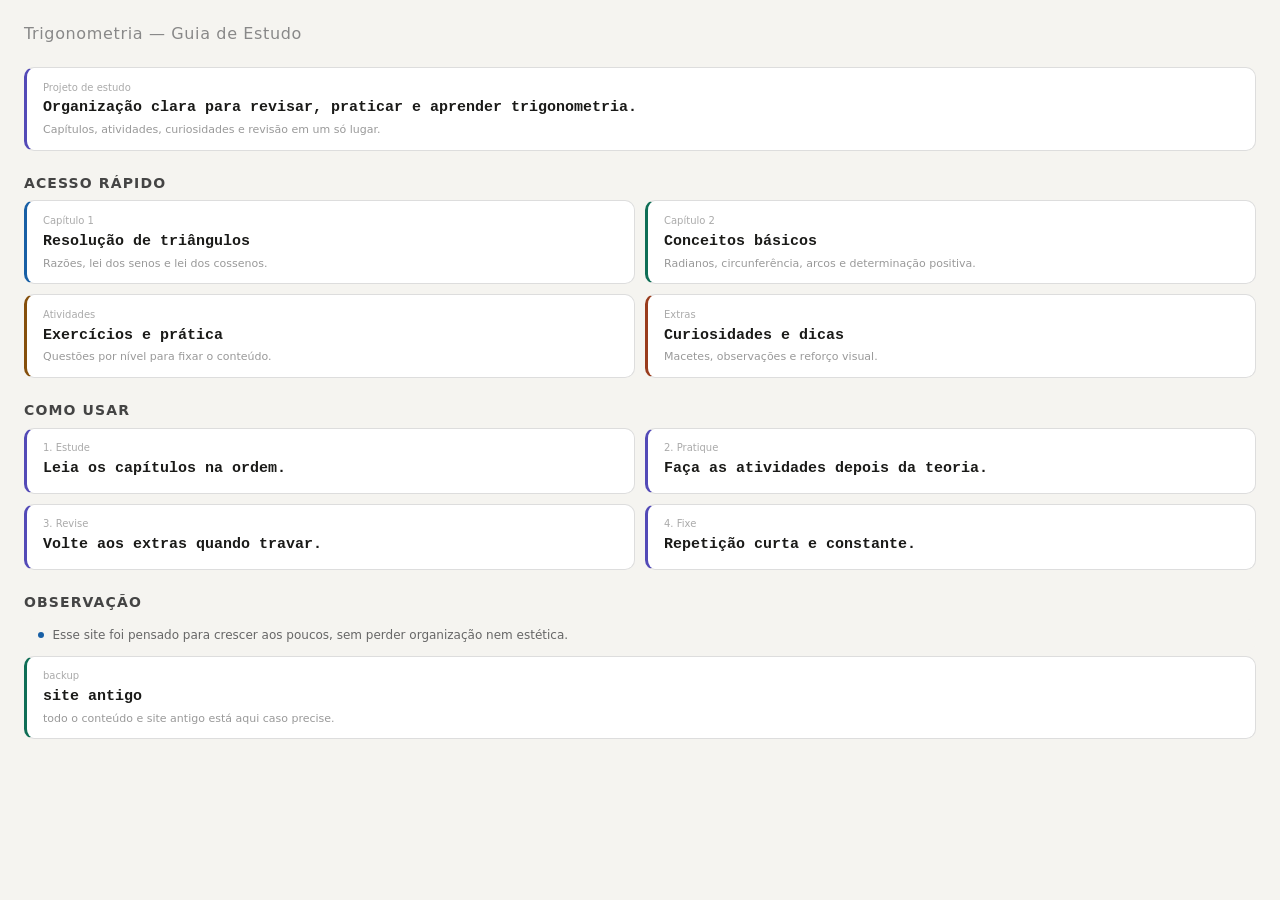
<file: index.html>
<!DOCTYPE html>
<html lang="pt-br">
<head>
  <meta charset="UTF-8">
  <meta name="viewport" content="width=device-width, initial-scale=1.0">
  <title>Trigonometria — Guia de Estudo</title>
  <link rel="stylesheet" href="css/styles.css">
</head>
<body>

  <h1>Trigonometria — Guia de Estudo</h1>

  <div class="f accent-purple" style="margin-bottom: 1rem;">
    <div class="name">Projeto de estudo</div>
    <div class="formula">Organização clara para revisar, praticar e aprender trigonometria.</div>
    <div class="note">Capítulos, atividades, curiosidades e revisão em um só lugar.</div>
  </div>

  <div class="section-label">Acesso rápido</div>

  <div class="grid">
    <a href="pages/capitulo1.html" style="text-decoration:none; color:inherit;">
      <div class="f accent-blue">
        <div class="name">Capítulo 1</div>
        <div class="formula">Resolução de triângulos</div>
        <div class="note">Razões, lei dos senos e lei dos cossenos.</div>
      </div>
    </a>

    <a href="pages/capitulo2.html" style="text-decoration:none; color:inherit;">
      <div class="f accent-teal">
        <div class="name">Capítulo 2</div>
        <div class="formula">Conceitos básicos</div>
        <div class="note">Radianos, circunferência, arcos e determinação positiva.</div>
      </div>
    </a>

    <a href="atividades/lista1.html" style="text-decoration:none; color:inherit;">
      <div class="f accent-amber">
        <div class="name">Atividades</div>
        <div class="formula">Exercícios e prática</div>
        <div class="note">Questões por nível para fixar o conteúdo.</div>
      </div>
    </a>

    <a href="extras/curiosidades.html" style="text-decoration:none; color:inherit;">
      <div class="f accent-coral">
        <div class="name">Extras</div>
        <div class="formula">Curiosidades e dicas</div>
        <div class="note">Macetes, observações e reforço visual.</div>
      </div>
    </a>
  </div>

  <div class="section-label">Como usar</div>

  <div class="grid">
    <div class="f accent-purple">
      <div class="name">1. Estude</div>
      <div class="formula">Leia os capítulos na ordem.</div>
    </div>

    <div class="f accent-purple">
      <div class="name">2. Pratique</div>
      <div class="formula">Faça as atividades depois da teoria.</div>
    </div>

    <div class="f accent-purple">
      <div class="name">3. Revise</div>
      <div class="formula">Volte aos extras quando travar.</div>
    </div>

    <div class="f accent-purple">
      <div class="name">4. Fixe</div>
      <div class="formula">Repetição curta e constante.</div>
    </div>
  </div>

  <div class="section-label">Observação</div>

  <div class="rule">
    <span class="dot db"></span>
    <span>Esse site foi pensado para crescer aos poucos, sem perder organização nem estética.</span>
  </div>

  <a href="backup.html" style="text-decoration:none; color:inherit;">
      <div class="f accent-teal">
        <div class="name">backup</div>
        <div class="formula">site antigo</div>
        <div class="note">todo o conteúdo e site antigo está aqui caso precise.</div>
      </div>
    </a>

</body>
</html>
</file>
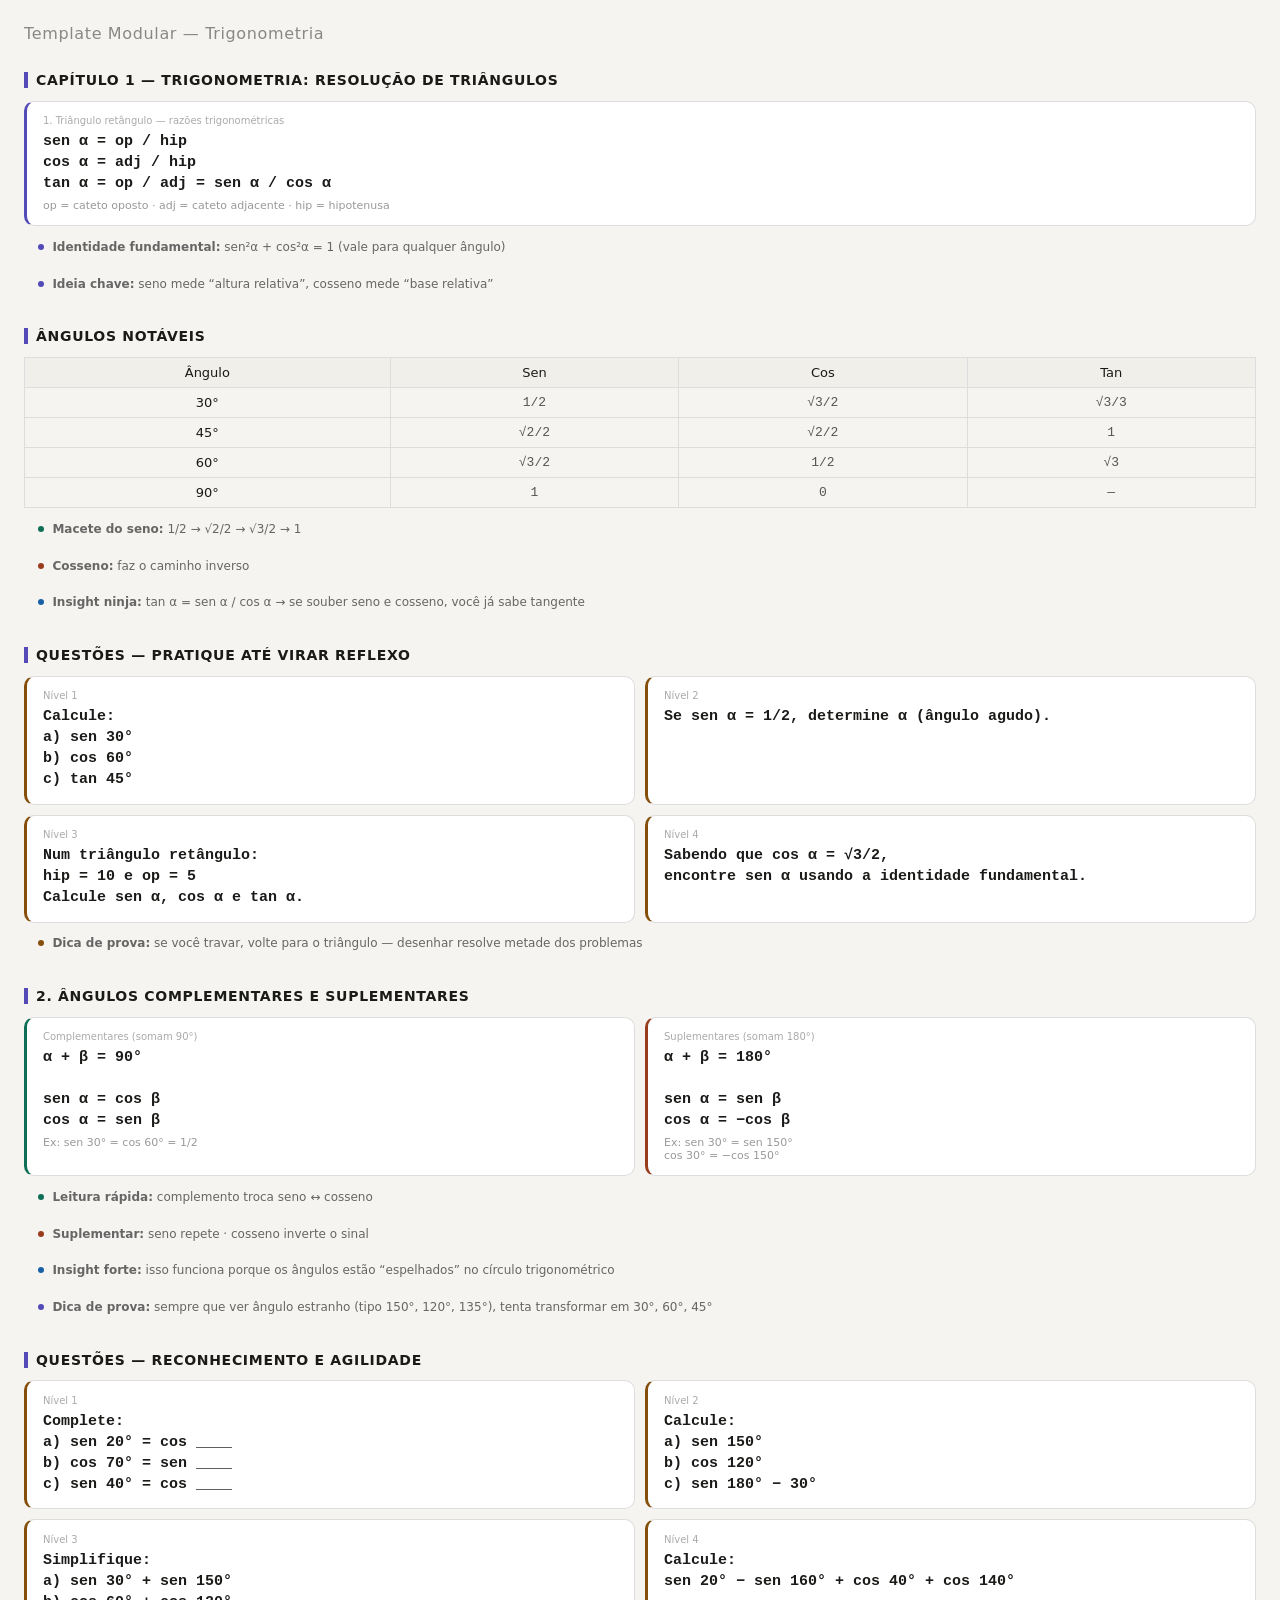
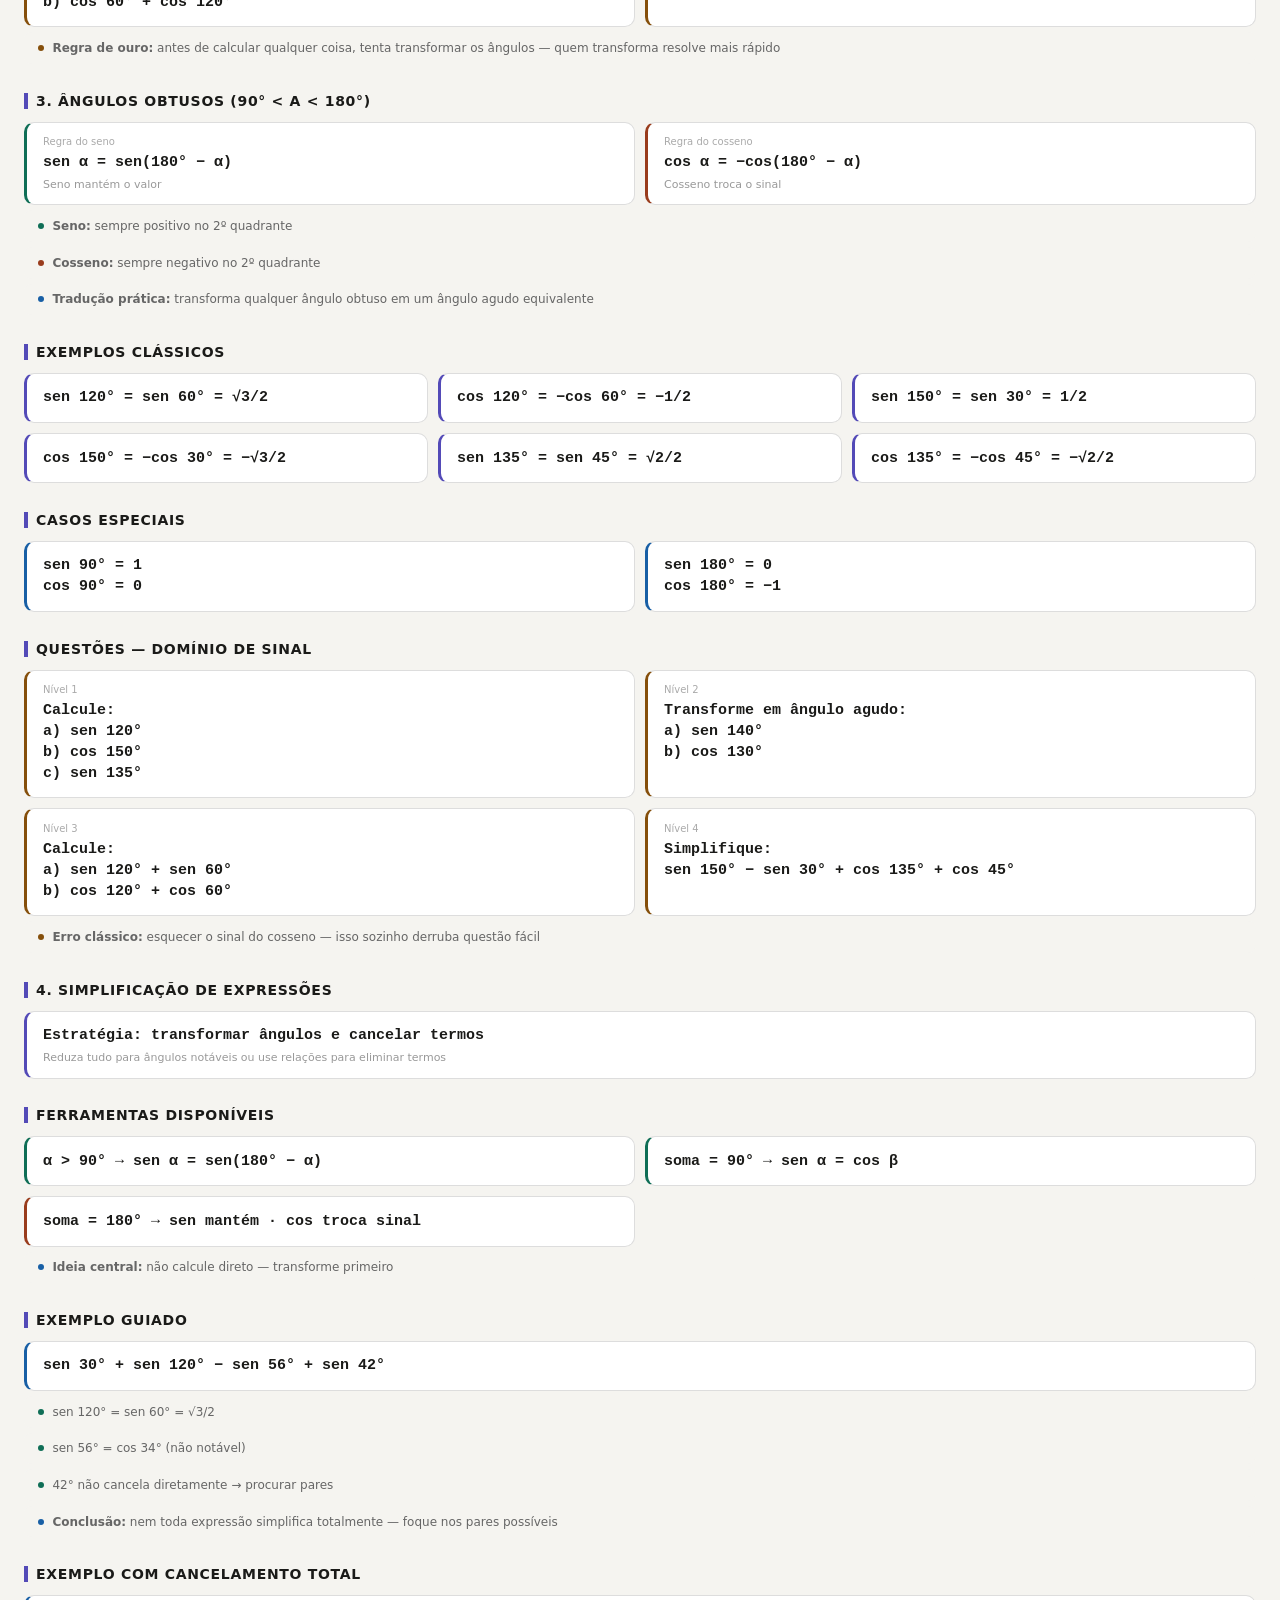
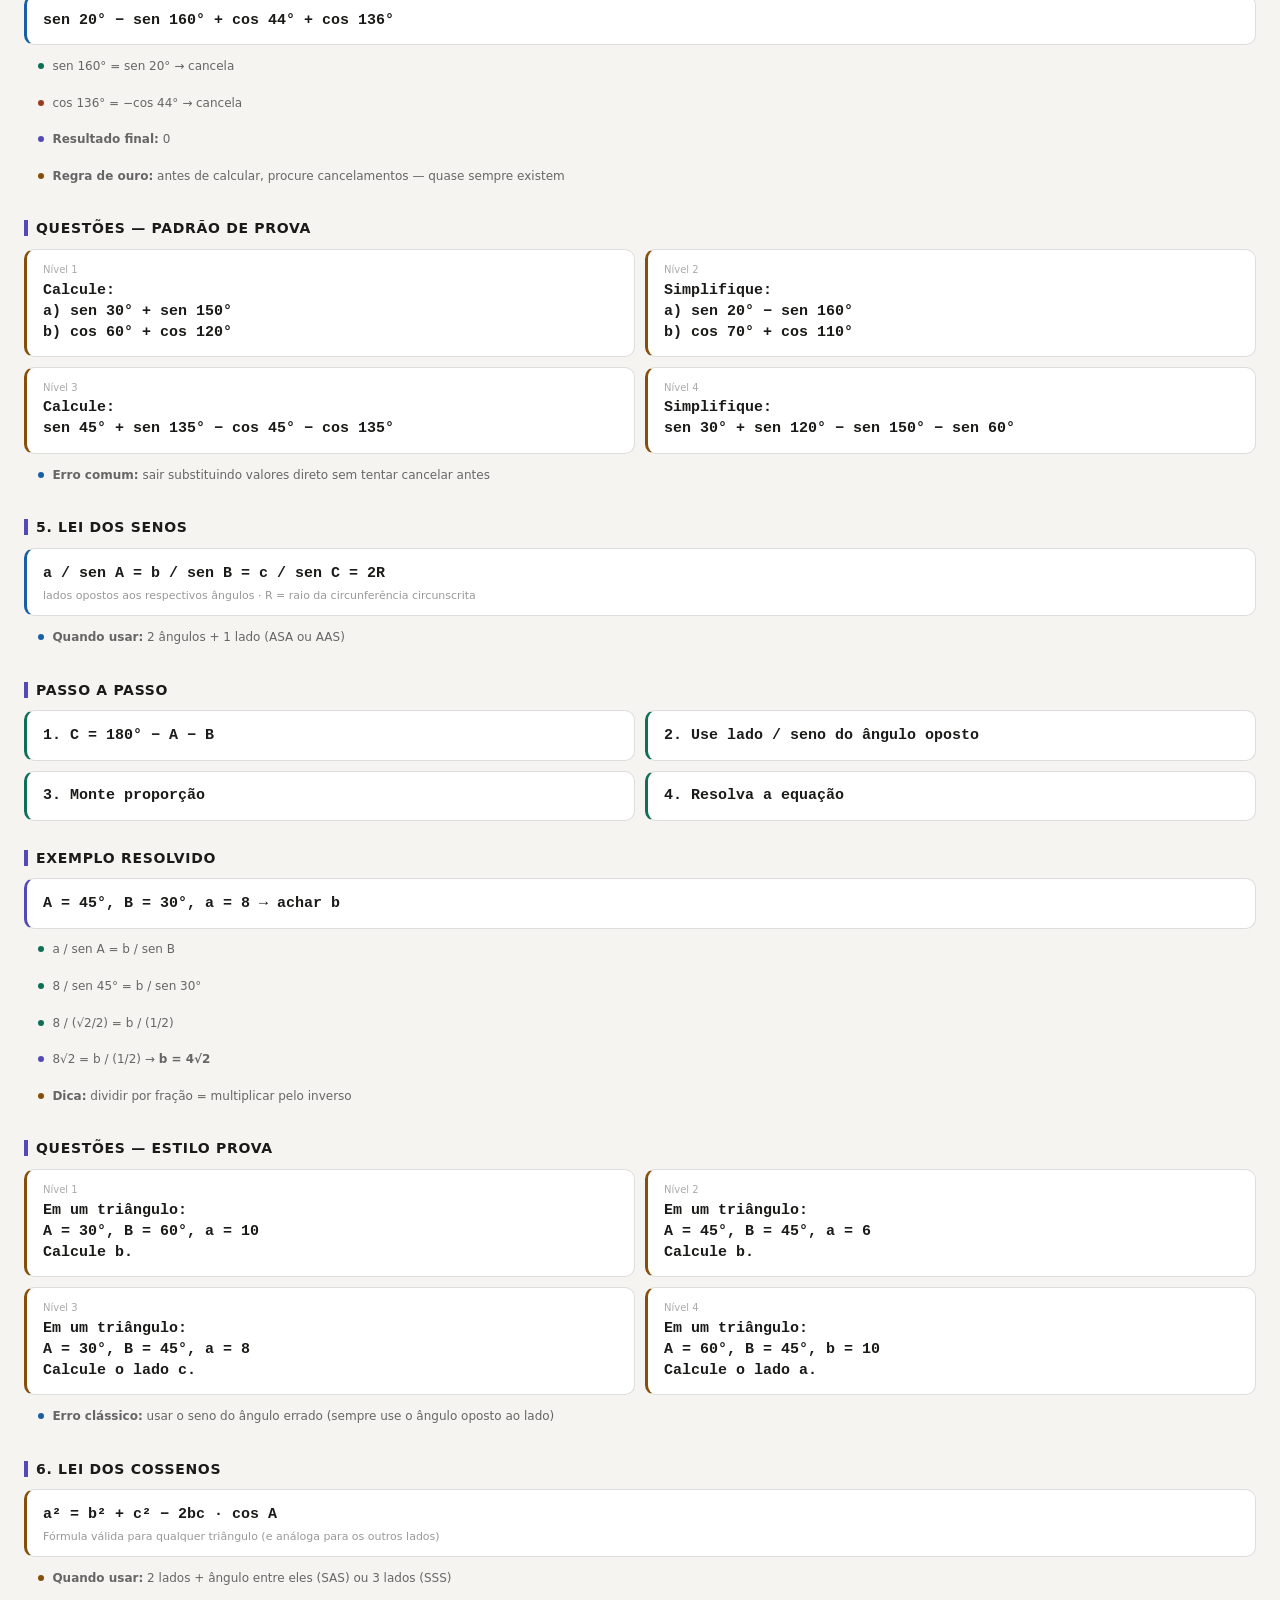
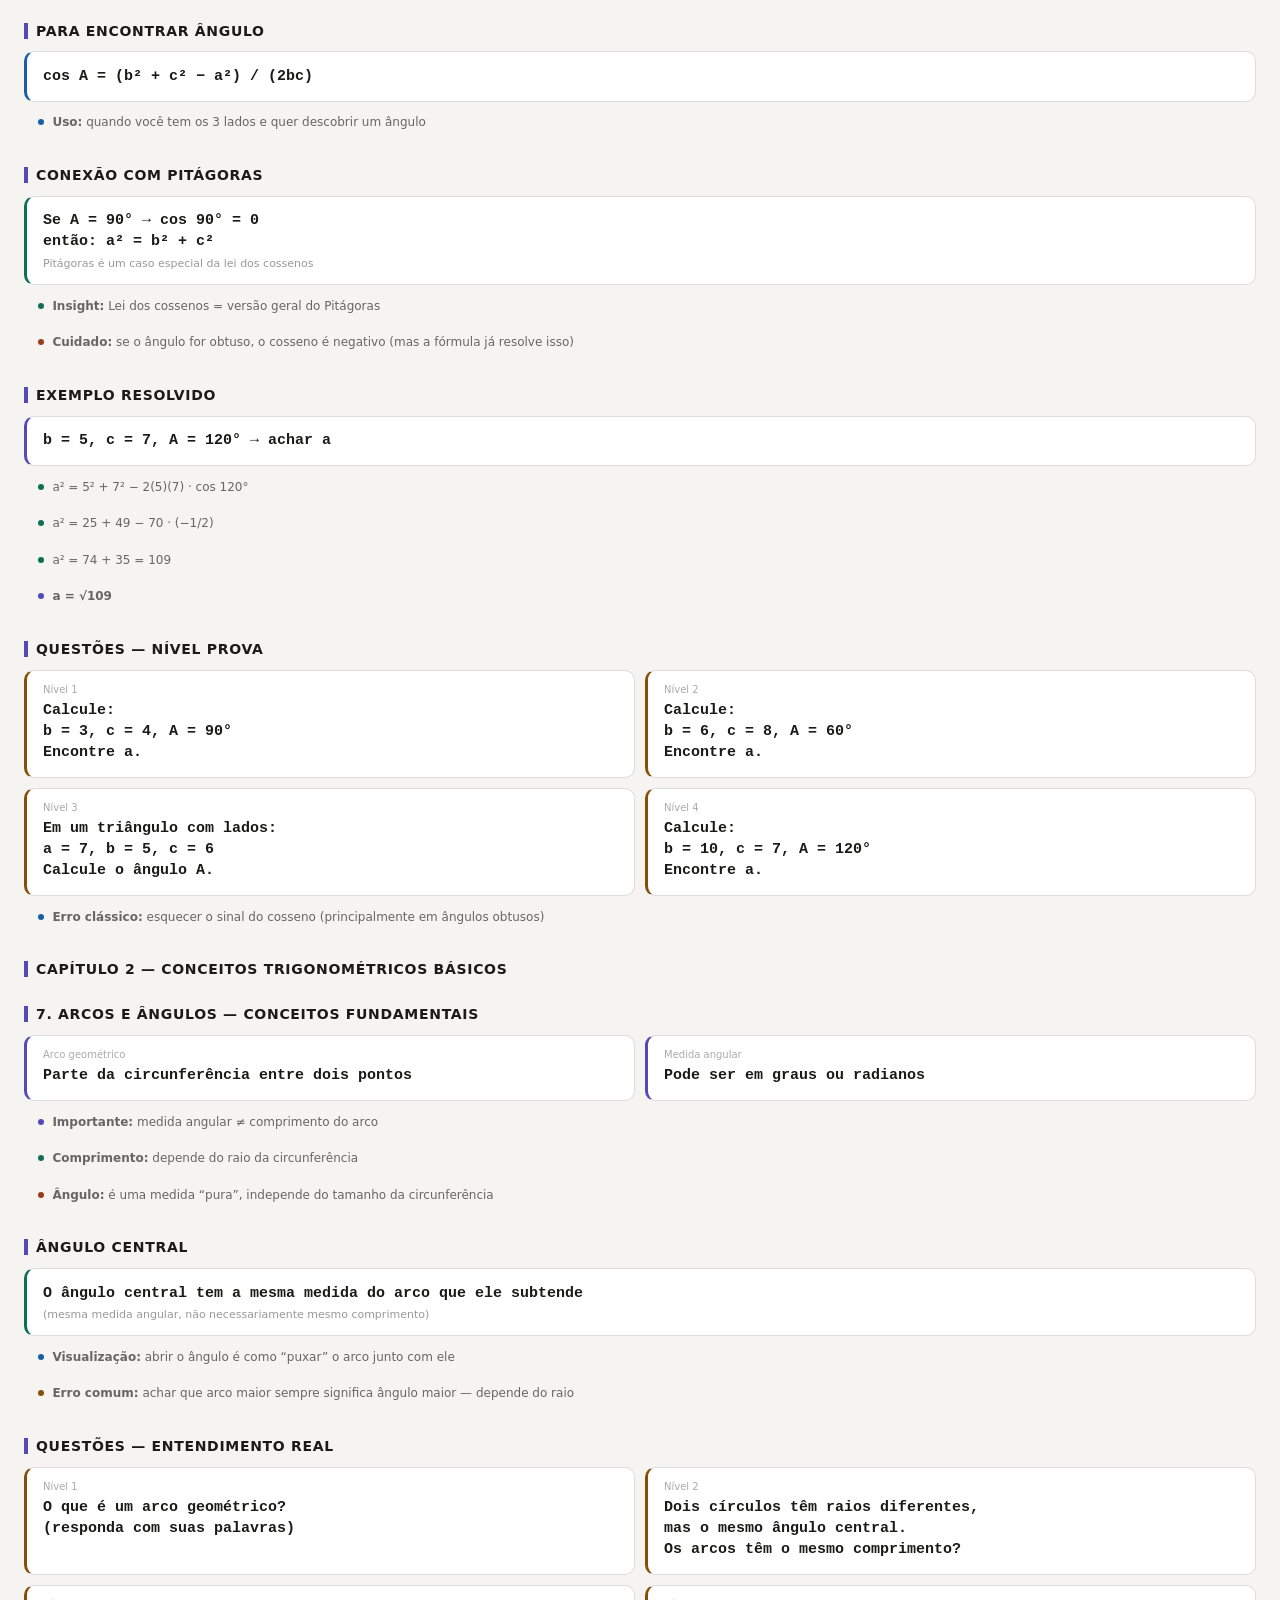
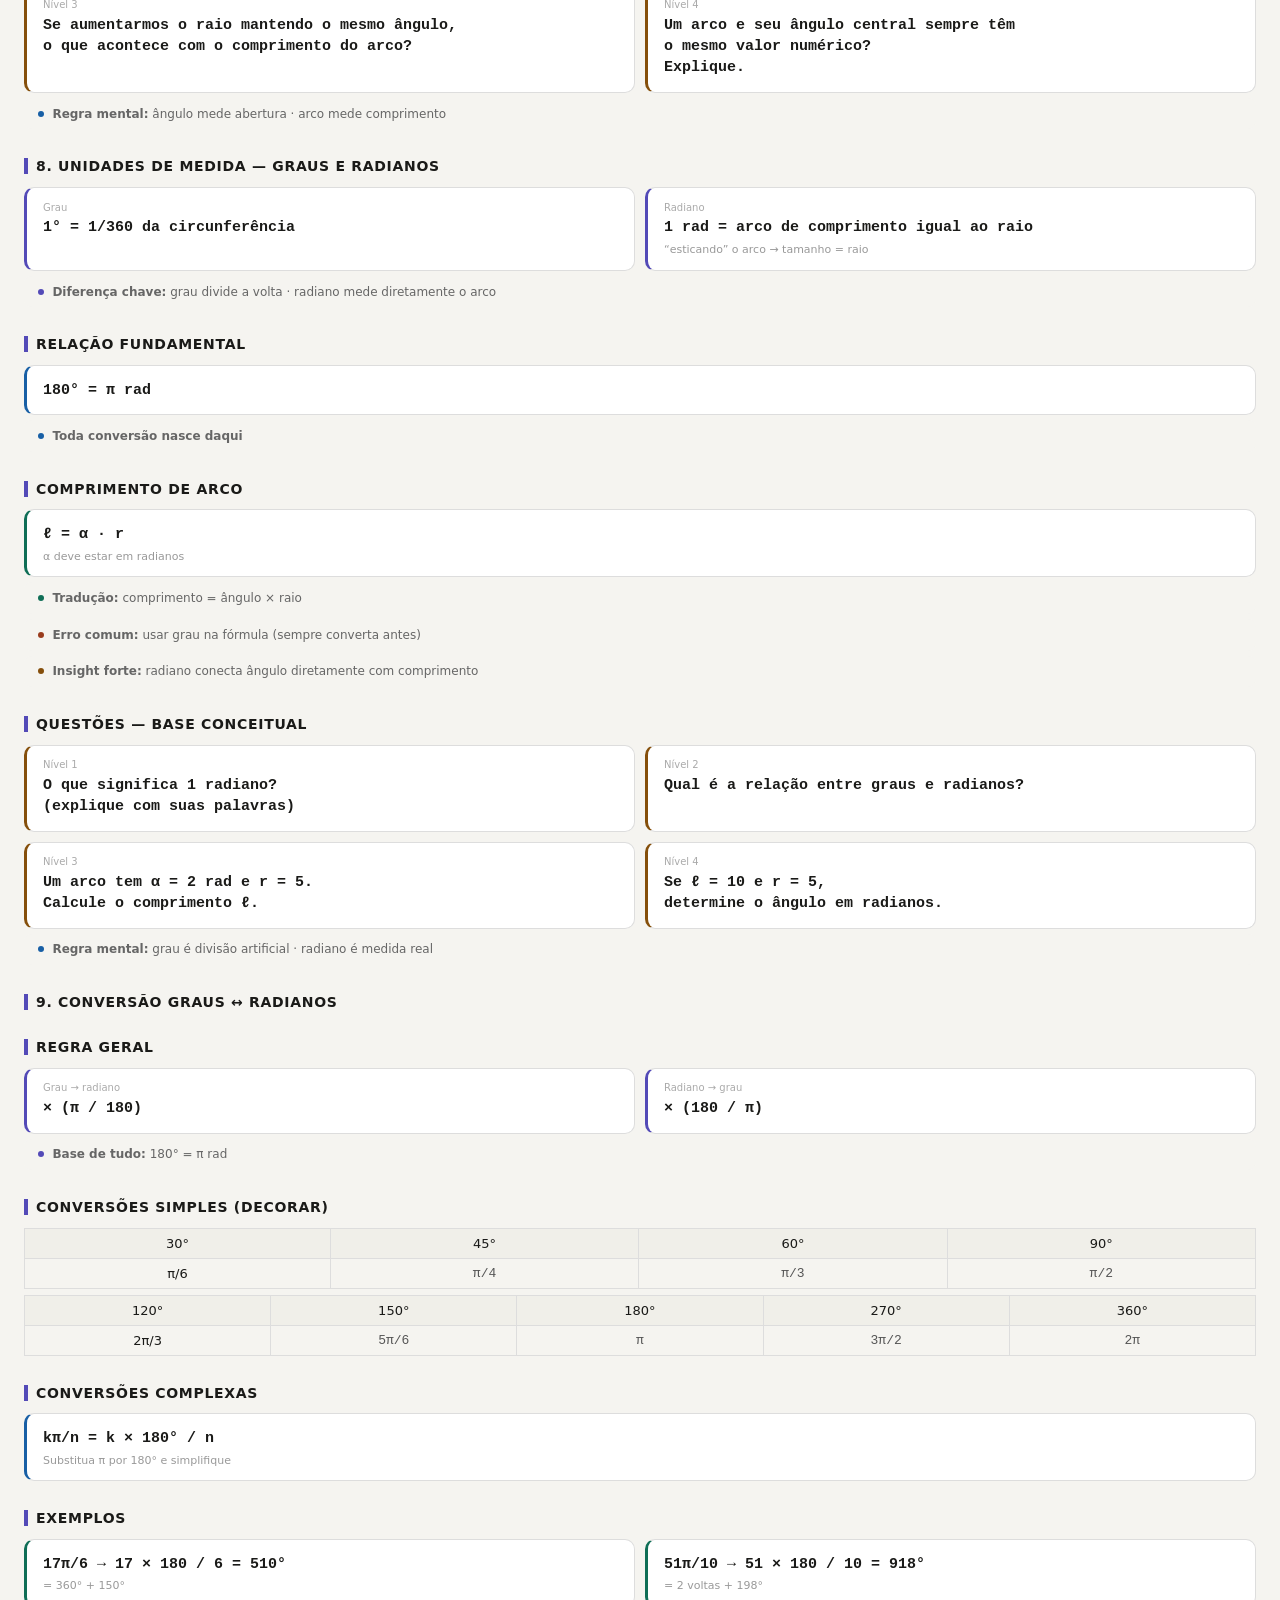
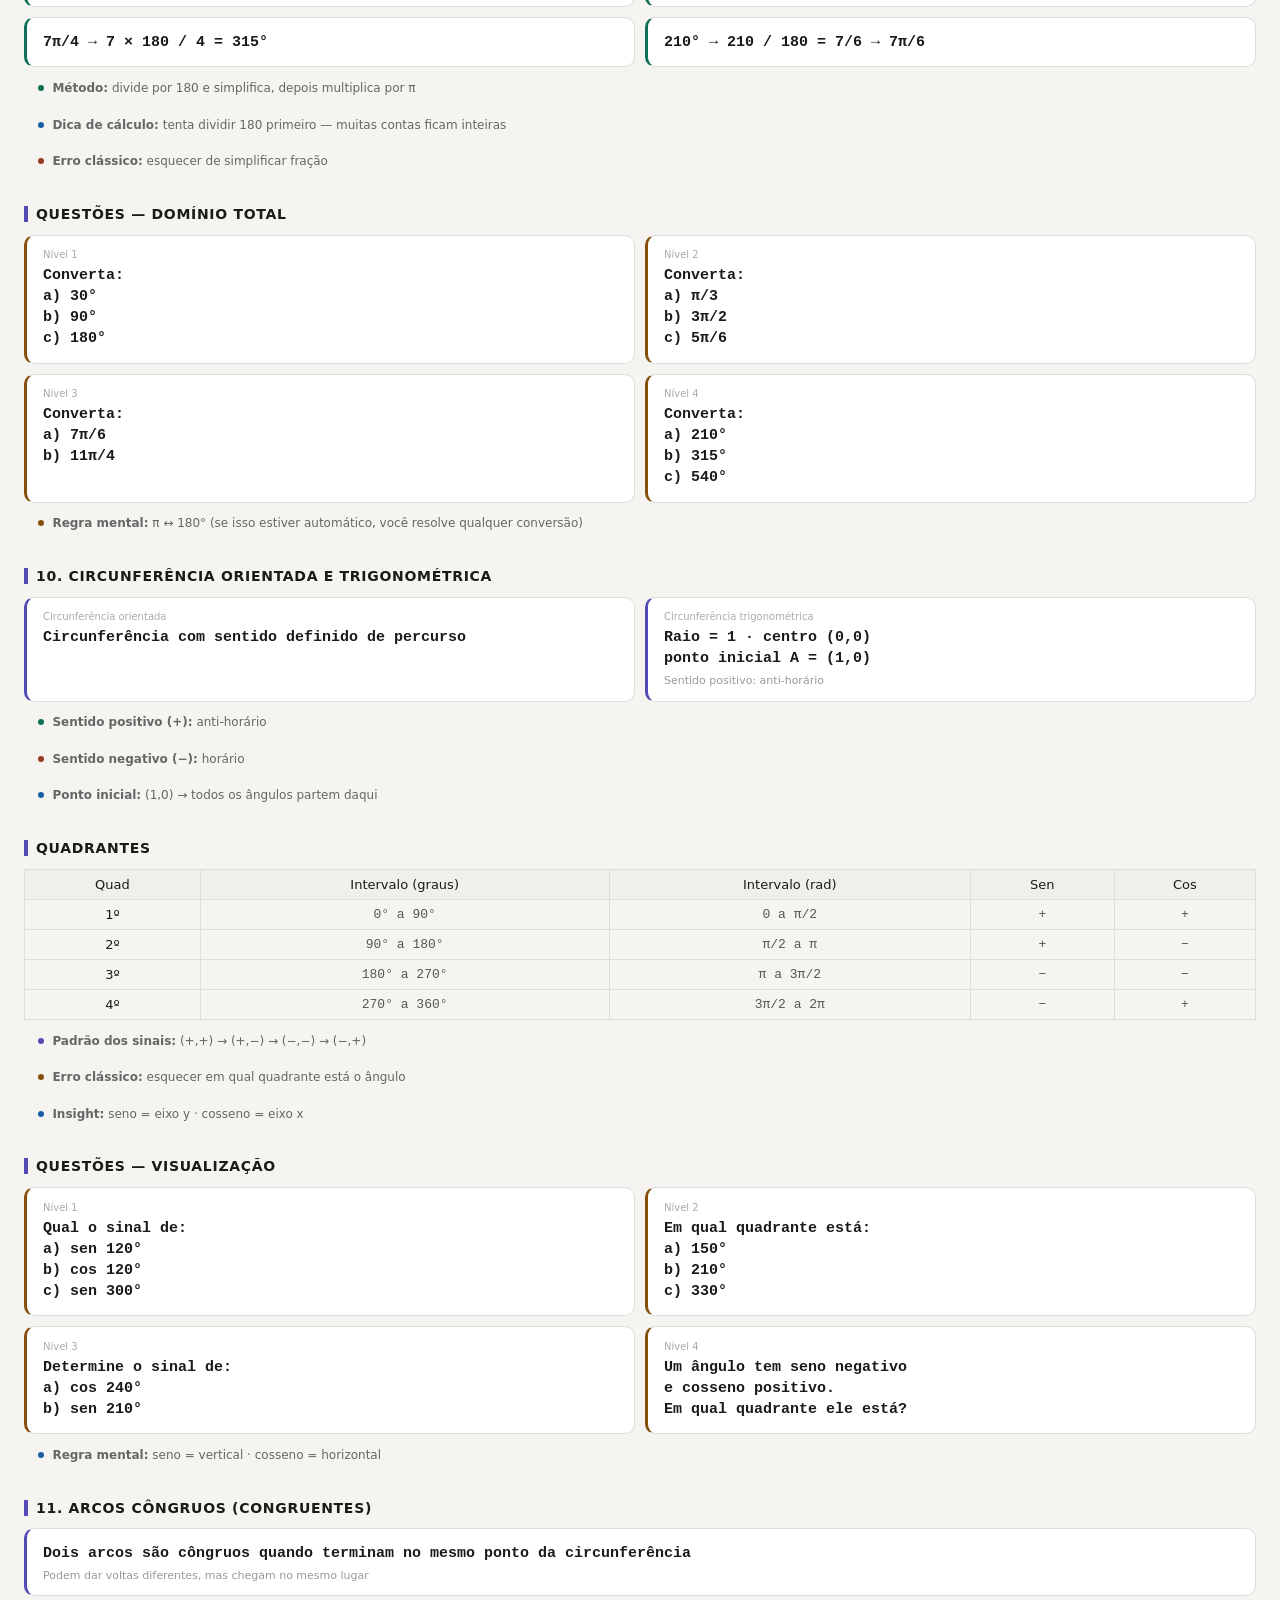
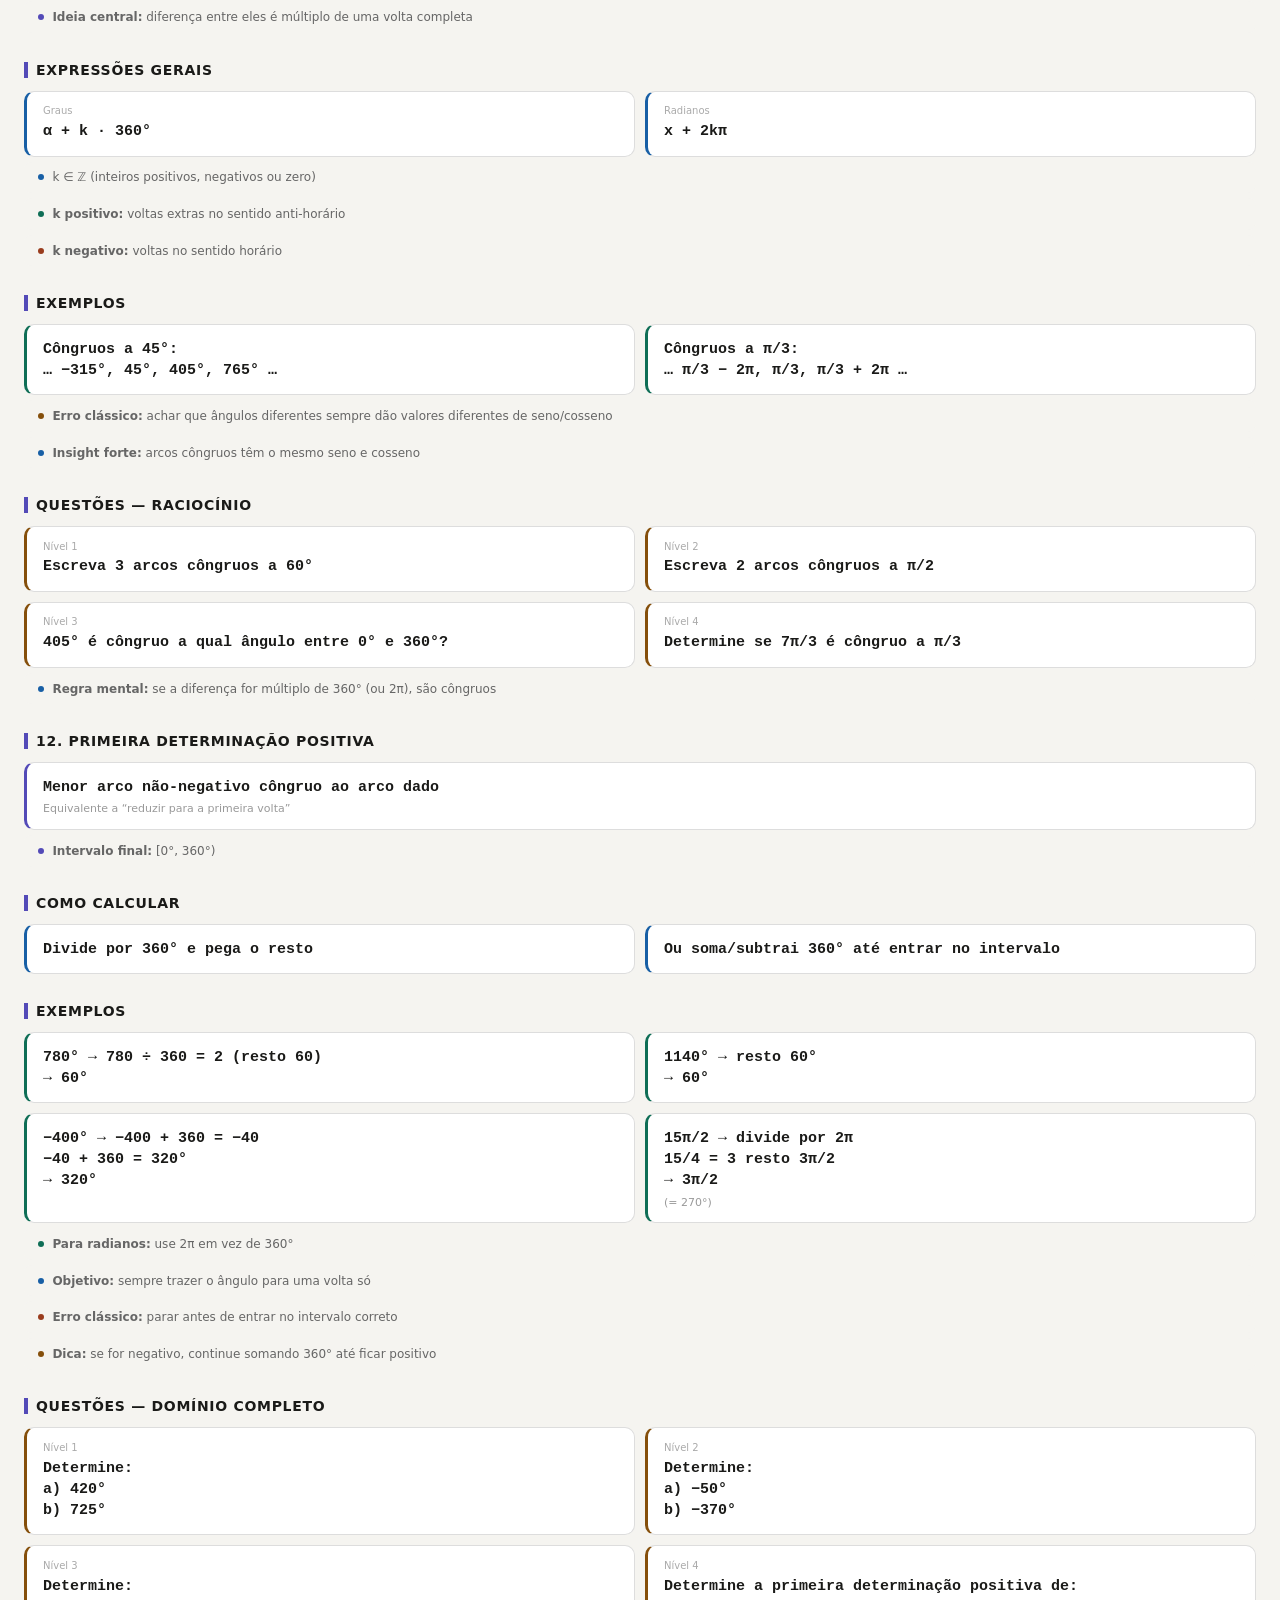
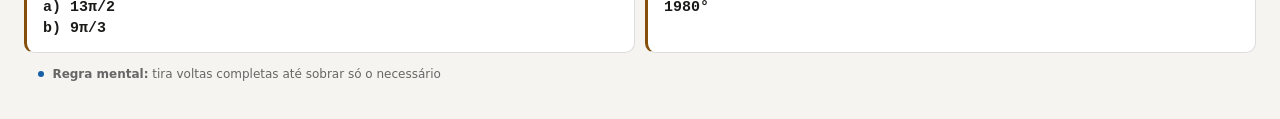
<file: backup.html>
<!DOCTYPE html>
<html lang="pt-br">
<head>
<meta charset="UTF-8">
<meta name="viewport" content="width=device-width, initial-scale=1.0">
<title>Template — Trigonometria Modular</title>

<style>
* { box-sizing: border-box; margin: 0; padding: 0; }
body { font-family: system-ui, sans-serif; background: #f5f4f0; color: #1a1a18; padding: 1.5rem; }
h1 { font-size: 16px; font-weight: 500; color: #888; margin-bottom: 1.5rem; letter-spacing: .04em; }

.section-label {
  font-size: 14px;
  font-weight: 700;
  letter-spacing: .05em;
  text-transform: uppercase;
  color: #1a1a18;
  margin: 1.8rem 0 .8rem;
  border-left: 4px solid #534AB7;
  padding-left: 8px;
}
.grid { display: grid; grid-template-columns: 1fr 1fr; gap: 10px; }
.grid3 { display: grid; grid-template-columns: 1fr 1fr 1fr; gap: 10px; }

.f { background: #fff; border: 0.5px solid #ddd; border-radius: 10px; padding: .85rem 1rem; }
.f .name { font-size: 10px; color: #aaa; margin-bottom: .3rem; }
.f .formula { font-size: 15px; font-weight: 600; font-family: 'Courier New', monospace; line-height: 1.4; }
.f .note { font-size: 11px; color: #999; margin-top: .3rem; }

.accent-purple { border-left: 3px solid #534AB7; }
.accent-teal   { border-left: 3px solid #0F6E56; }
.accent-coral  { border-left: 3px solid #993C1D; }
.accent-blue   { border-left: 3px solid #185FA5; }
.accent-amber  { border-left: 3px solid #854F0B; }

table { width: 100%; border-collapse: collapse; font-size: 13px; margin: 4px 0; }
th { background: #f0efe9; padding: 7px 10px; font-weight: 500; border: 0.5px solid #ddd; text-align: center; }
td { padding: 7px 10px; border: 0.5px solid #ddd; text-align: center; color: #555; font-family: monospace; }
td:first-child { font-family: system-ui; font-weight: 500; color: #1a1a18; }

.rule {
  background: #f5f4f0;
  border-radius: 8px;
  padding: .55rem .9rem;
  font-size: 12px;
  color: #666;
  margin: 5px 0;
  display: flex;
  gap: 8px;
  align-items: flex-start;
}

.dot { width: 6px; height: 6px; border-radius: 50%; flex-shrink: 0; margin-top: 4px; }
.dp { background: #534AB7; }
.dt { background: #0F6E56; }
.dc { background: #993C1D; }
.db { background: #185FA5; }
.da { background: #854F0B; }

.placeholder {
  font-size: 12px;
  color: #bbb;
  font-style: italic;
}

@media (max-width: 480px) {
  .grid, .grid3 { grid-template-columns: 1fr; }
}
</style>
</head>

<body>

<h1>Template Modular — Trigonometria</h1>

<!-- BLOCO 1 -->
<div class="section-label">Capítulo 1 — Trigonometria: resolução de triângulos</div>

<div class="f accent-purple">
  <div class="name">1. Triângulo retângulo — razões trigonométricas</div>
  <div class="formula">
    sen α = op / hip<br>
    cos α = adj / hip<br>
    tan α = op / adj = sen α / cos α
  </div>
  <div class="note">
    op = cateto oposto · adj = cateto adjacente · hip = hipotenusa
  </div>
</div>

<div class="rule">
  <span class="dot dp"></span>
  <span><b>Identidade fundamental:</b> sen²α + cos²α = 1 (vale para qualquer ângulo)</span>
</div>

<div class="rule">
  <span class="dot dp"></span>
  <span><b>Ideia chave:</b> seno mede “altura relativa”, cosseno mede “base relativa”</span>
</div>

<div class="section-label">Ângulos notáveis</div>

<table>
<thead><tr><th>Ângulo</th><th>Sen</th><th>Cos</th><th>Tan</th></tr></thead>
<tbody>
<tr><td>30°</td><td>1/2</td><td>√3/2</td><td>√3/3</td></tr>
<tr><td>45°</td><td>√2/2</td><td>√2/2</td><td>1</td></tr>
<tr><td>60°</td><td>√3/2</td><td>1/2</td><td>√3</td></tr>
<tr><td>90°</td><td>1</td><td>0</td><td>—</td></tr>
</tbody>
</table>

<div class="rule">
  <span class="dot dt"></span>
  <span><b>Macete do seno:</b> 1/2 → √2/2 → √3/2 → 1</span>
</div>

<div class="rule">
  <span class="dot dc"></span>
  <span><b>Cosseno:</b> faz o caminho inverso</span>
</div>

<div class="rule">
  <span class="dot db"></span>
  <span><b>Insight ninja:</b> tan α = sen α / cos α → se souber seno e cosseno, você já sabe tangente</span>
</div>

<!-- QUESTÕES -->
<div class="section-label">Questões — pratique até virar reflexo</div>

<div class="grid">

  <div class="f accent-amber">
    <div class="name">Nível 1</div>
    <div class="formula">
      Calcule:<br>
      a) sen 30°<br>
      b) cos 60°<br>
      c) tan 45°
    </div>
  </div>

  <div class="f accent-amber">
    <div class="name">Nível 2</div>
    <div class="formula">
      Se sen α = 1/2, determine α (ângulo agudo).
    </div>
  </div>

  <div class="f accent-amber">
    <div class="name">Nível 3</div>
    <div class="formula">
      Num triângulo retângulo:<br>
      hip = 10 e op = 5<br>
      Calcule sen α, cos α e tan α.
    </div>
  </div>

  <div class="f accent-amber">
    <div class="name">Nível 4</div>
    <div class="formula">
      Sabendo que cos α = √3/2,<br>
      encontre sen α usando a identidade fundamental.
    </div>
  </div>

</div>

<div class="rule">
  <span class="dot da"></span>
  <span><b>Dica de prova:</b> se você travar, volte para o triângulo — desenhar resolve metade dos problemas</span>
</div>

<!-- BLOCO 2 -->
<div class="section-label">2. Ângulos complementares e suplementares</div>

<div class="grid">

  <div class="f accent-teal">
    <div class="name">Complementares (somam 90°)</div>
    <div class="formula">
      α + β = 90°<br><br>
      sen α = cos β<br>
      cos α = sen β
    </div>
    <div class="note">
      Ex: sen 30° = cos 60° = 1/2
    </div>
  </div>

  <div class="f accent-coral">
    <div class="name">Suplementares (somam 180°)</div>
    <div class="formula">
      α + β = 180°<br><br>
      sen α = sen β<br>
      cos α = −cos β
    </div>
    <div class="note">
      Ex: sen 30° = sen 150°<br>
      cos 30° = −cos 150°
    </div>
  </div>

</div>

<div class="rule">
  <span class="dot dt"></span>
  <span><b>Leitura rápida:</b> complemento troca seno ↔ cosseno</span>
</div>

<div class="rule">
  <span class="dot dc"></span>
  <span><b>Suplementar:</b> seno repete · cosseno inverte o sinal</span>
</div>

<div class="rule">
  <span class="dot db"></span>
  <span><b>Insight forte:</b> isso funciona porque os ângulos estão “espelhados” no círculo trigonométrico</span>
</div>

<div class="rule">
  <span class="dot dp"></span>
  <span><b>Dica de prova:</b> sempre que ver ângulo estranho (tipo 150°, 120°, 135°), tenta transformar em 30°, 60°, 45°</span>
</div>

<!-- QUESTÕES -->
<div class="section-label">Questões — reconhecimento e agilidade</div>

<div class="grid">

  <div class="f accent-amber">
    <div class="name">Nível 1</div>
    <div class="formula">
      Complete:<br>
      a) sen 20° = cos ____<br>
      b) cos 70° = sen ____<br>
      c) sen 40° = cos ____
    </div>
  </div>

  <div class="f accent-amber">
    <div class="name">Nível 2</div>
    <div class="formula">
      Calcule:<br>
      a) sen 150°<br>
      b) cos 120°<br>
      c) sen 180° − 30°
    </div>
  </div>

  <div class="f accent-amber">
    <div class="name">Nível 3</div>
    <div class="formula">
      Simplifique:<br>
      a) sen 30° + sen 150°<br>
      b) cos 60° + cos 120°
    </div>
  </div>

  <div class="f accent-amber">
    <div class="name">Nível 4</div>
    <div class="formula">
      Calcule:<br>
      sen 20° − sen 160° + cos 40° + cos 140°
    </div>
  </div>

</div>

<div class="rule">
  <span class="dot da"></span>
  <span><b>Regra de ouro:</b> antes de calcular qualquer coisa, tenta transformar os ângulos — quem transforma resolve mais rápido</span>
</div>

<!-- BLOCO 3 -->
<div class="section-label">3. Ângulos obtusos (90° < α < 180°)</div>

<div class="grid">

  <div class="f accent-teal">
    <div class="name">Regra do seno</div>
    <div class="formula">
      sen α = sen(180° − α)
    </div>
    <div class="note">
      Seno mantém o valor
    </div>
  </div>

  <div class="f accent-coral">
    <div class="name">Regra do cosseno</div>
    <div class="formula">
      cos α = −cos(180° − α)
    </div>
    <div class="note">
      Cosseno troca o sinal
    </div>
  </div>

</div>

<div class="rule">
  <span class="dot dt"></span>
  <span><b>Seno:</b> sempre positivo no 2º quadrante</span>
</div>

<div class="rule">
  <span class="dot dc"></span>
  <span><b>Cosseno:</b> sempre negativo no 2º quadrante</span>
</div>

<div class="rule">
  <span class="dot db"></span>
  <span><b>Tradução prática:</b> transforma qualquer ângulo obtuso em um ângulo agudo equivalente</span>
</div>

<div class="section-label">Exemplos clássicos</div>

<div class="grid3">

  <div class="f accent-purple">
    <div class="formula">
      sen 120° = sen 60° = √3/2
    </div>
  </div>

  <div class="f accent-purple">
    <div class="formula">
      cos 120° = −cos 60° = −1/2
    </div>
  </div>

  <div class="f accent-purple">
    <div class="formula">
      sen 150° = sen 30° = 1/2
    </div>
  </div>

  <div class="f accent-purple">
    <div class="formula">
      cos 150° = −cos 30° = −√3/2
    </div>
  </div>

  <div class="f accent-purple">
    <div class="formula">
      sen 135° = sen 45° = √2/2
    </div>
  </div>

  <div class="f accent-purple">
    <div class="formula">
      cos 135° = −cos 45° = −√2/2
    </div>
  </div>

</div>

<div class="section-label">Casos especiais</div>

<div class="grid">

  <div class="f accent-blue">
    <div class="formula">
      sen 90° = 1<br>
      cos 90° = 0
    </div>
  </div>

  <div class="f accent-blue">
    <div class="formula">
      sen 180° = 0<br>
      cos 180° = −1
    </div>
  </div>

</div>

<!-- QUESTÕES -->
<div class="section-label">Questões — domínio de sinal</div>

<div class="grid">

  <div class="f accent-amber">
    <div class="name">Nível 1</div>
    <div class="formula">
      Calcule:<br>
      a) sen 120°<br>
      b) cos 150°<br>
      c) sen 135°
    </div>
  </div>

  <div class="f accent-amber">
    <div class="name">Nível 2</div>
    <div class="formula">
      Transforme em ângulo agudo:<br>
      a) sen 140°<br>
      b) cos 130°
    </div>
  </div>

  <div class="f accent-amber">
    <div class="name">Nível 3</div>
    <div class="formula">
      Calcule:<br>
      a) sen 120° + sen 60°<br>
      b) cos 120° + cos 60°
    </div>
  </div>

  <div class="f accent-amber">
    <div class="name">Nível 4</div>
    <div class="formula">
      Simplifique:<br>
      sen 150° − sen 30° + cos 135° + cos 45°
    </div>
  </div>

</div>

<div class="rule">
  <span class="dot da"></span>
  <span><b>Erro clássico:</b> esquecer o sinal do cosseno — isso sozinho derruba questão fácil</span>
</div>

<!-- BLOCO 4 -->
<div class="section-label">4. Simplificação de expressões</div>

<div class="f accent-purple">
  <div class="formula">
    Estratégia: transformar ângulos e cancelar termos
  </div>
  <div class="note">
    Reduza tudo para ângulos notáveis ou use relações para eliminar termos
  </div>
</div>

<div class="section-label">Ferramentas disponíveis</div>

<div class="grid">

  <div class="f accent-teal">
    <div class="formula">
      α > 90° → sen α = sen(180° − α)
    </div>
  </div>

  <div class="f accent-teal">
    <div class="formula">
      soma = 90° → sen α = cos β
    </div>
  </div>

  <div class="f accent-coral">
    <div class="formula">
      soma = 180° → sen mantém · cos troca sinal
    </div>
  </div>

</div>

<div class="rule">
  <span class="dot db"></span>
  <span><b>Ideia central:</b> não calcule direto — transforme primeiro</span>
</div>

<div class="section-label">Exemplo guiado</div>

<div class="f accent-blue">
  <div class="formula">
    sen 30° + sen 120° − sen 56° + sen 42°
  </div>
</div>

<div class="rule">
  <span class="dot dt"></span>
  <span>sen 120° = sen 60° = √3/2</span>
</div>

<div class="rule">
  <span class="dot dt"></span>
  <span>sen 56° = cos 34° (não notável)</span>
</div>

<div class="rule">
  <span class="dot dt"></span>
  <span>42° não cancela diretamente → procurar pares</span>
</div>

<div class="rule">
  <span class="dot db"></span>
  <span><b>Conclusão:</b> nem toda expressão simplifica totalmente — foque nos pares possíveis</span>
</div>

<div class="section-label">Exemplo com cancelamento total</div>

<div class="f accent-blue">
  <div class="formula">
    sen 20° − sen 160° + cos 44° + cos 136°
  </div>
</div>

<div class="rule">
  <span class="dot dt"></span>
  <span>sen 160° = sen 20° → cancela</span>
</div>

<div class="rule">
  <span class="dot dc"></span>
  <span>cos 136° = −cos 44° → cancela</span>
</div>

<div class="rule">
  <span class="dot dp"></span>
  <span><b>Resultado final:</b> 0</span>
</div>

<div class="rule">
  <span class="dot da"></span>
  <span><b>Regra de ouro:</b> antes de calcular, procure cancelamentos — quase sempre existem</span>
</div>

<!-- QUESTÕES -->
<div class="section-label">Questões — padrão de prova</div>

<div class="grid">

  <div class="f accent-amber">
    <div class="name">Nível 1</div>
    <div class="formula">
      Calcule:<br>
      a) sen 30° + sen 150°<br>
      b) cos 60° + cos 120°
    </div>
  </div>

  <div class="f accent-amber">
    <div class="name">Nível 2</div>
    <div class="formula">
      Simplifique:<br>
      a) sen 20° − sen 160°<br>
      b) cos 70° + cos 110°
    </div>
  </div>

  <div class="f accent-amber">
    <div class="name">Nível 3</div>
    <div class="formula">
      Calcule:<br>
      sen 45° + sen 135° − cos 45° − cos 135°
    </div>
  </div>

  <div class="f accent-amber">
    <div class="name">Nível 4</div>
    <div class="formula">
      Simplifique:<br>
      sen 30° + sen 120° − sen 150° − sen 60°
    </div>
  </div>

</div>

<div class="rule">
  <span class="dot db"></span>
  <span><b>Erro comum:</b> sair substituindo valores direto sem tentar cancelar antes</span>
</div>

<!-- BLOCO 5 -->
<div class="section-label">5. Lei dos senos</div>

<div class="f accent-blue">
  <div class="formula">
    a / sen A = b / sen B = c / sen C = 2R
  </div>
  <div class="note">
    lados opostos aos respectivos ângulos · R = raio da circunferência circunscrita
  </div>
</div>

<div class="rule">
  <span class="dot db"></span>
  <span><b>Quando usar:</b> 2 ângulos + 1 lado (ASA ou AAS)</span>
</div>

<div class="section-label">Passo a passo</div>

<div class="grid">

  <div class="f accent-teal">
    <div class="formula">
      1. C = 180° − A − B
    </div>
  </div>

  <div class="f accent-teal">
    <div class="formula">
      2. Use lado / seno do ângulo oposto
    </div>
  </div>

  <div class="f accent-teal">
    <div class="formula">
      3. Monte proporção
    </div>
  </div>

  <div class="f accent-teal">
    <div class="formula">
      4. Resolva a equação
    </div>
  </div>

</div>

<div class="section-label">Exemplo resolvido</div>

<div class="f accent-purple">
  <div class="formula">
    A = 45°, B = 30°, a = 8 → achar b
  </div>
</div>

<div class="rule">
  <span class="dot dt"></span>
  <span>a / sen A = b / sen B</span>
</div>

<div class="rule">
  <span class="dot dt"></span>
  <span>8 / sen 45° = b / sen 30°</span>
</div>

<div class="rule">
  <span class="dot dt"></span>
  <span>8 / (√2/2) = b / (1/2)</span>
</div>

<div class="rule">
  <span class="dot dp"></span>
  <span>8√2 = b / (1/2) → <b>b = 4√2</b></span>
</div>

<div class="rule">
  <span class="dot da"></span>
  <span><b>Dica:</b> dividir por fração = multiplicar pelo inverso</span>
</div>

<!-- QUESTÕES -->
<div class="section-label">Questões — estilo prova</div>

<div class="grid">

  <div class="f accent-amber">
    <div class="name">Nível 1</div>
    <div class="formula">
      Em um triângulo:<br>
      A = 30°, B = 60°, a = 10<br>
      Calcule b.
    </div>
  </div>

  <div class="f accent-amber">
    <div class="name">Nível 2</div>
    <div class="formula">
      Em um triângulo:<br>
      A = 45°, B = 45°, a = 6<br>
      Calcule b.
    </div>
  </div>

  <div class="f accent-amber">
    <div class="name">Nível 3</div>
    <div class="formula">
      Em um triângulo:<br>
      A = 30°, B = 45°, a = 8<br>
      Calcule o lado c.
    </div>
  </div>

  <div class="f accent-amber">
    <div class="name">Nível 4</div>
    <div class="formula">
      Em um triângulo:<br>
      A = 60°, B = 45°, b = 10<br>
      Calcule o lado a.
    </div>
  </div>

</div>

<div class="rule">
  <span class="dot db"></span>
  <span><b>Erro clássico:</b> usar o seno do ângulo errado (sempre use o ângulo oposto ao lado)</span>
</div>

<!-- BLOCO 6 -->
<div class="section-label">6. Lei dos cossenos</div>

<div class="f accent-amber">
  <div class="formula">
    a² = b² + c² − 2bc · cos A
  </div>
  <div class="note">
    Fórmula válida para qualquer triângulo (e análoga para os outros lados)
  </div>
</div>

<div class="rule">
  <span class="dot da"></span>
  <span><b>Quando usar:</b> 2 lados + ângulo entre eles (SAS) ou 3 lados (SSS)</span>
</div>

<div class="section-label">Para encontrar ângulo</div>

<div class="f accent-blue">
  <div class="formula">
    cos A = (b² + c² − a²) / (2bc)
  </div>
</div>

<div class="rule">
  <span class="dot db"></span>
  <span><b>Uso:</b> quando você tem os 3 lados e quer descobrir um ângulo</span>
</div>

<div class="section-label">Conexão com Pitágoras</div>

<div class="f accent-teal">
  <div class="formula">
    Se A = 90° → cos 90° = 0<br>
    então: a² = b² + c²
  </div>
  <div class="note">
    Pitágoras é um caso especial da lei dos cossenos
  </div>
</div>

<div class="rule">
  <span class="dot dt"></span>
  <span><b>Insight:</b> Lei dos cossenos = versão geral do Pitágoras</span>
</div>

<div class="rule">
  <span class="dot dc"></span>
  <span><b>Cuidado:</b> se o ângulo for obtuso, o cosseno é negativo (mas a fórmula já resolve isso)</span>
</div>

<div class="section-label">Exemplo resolvido</div>

<div class="f accent-purple">
  <div class="formula">
    b = 5, c = 7, A = 120° → achar a
  </div>
</div>

<div class="rule">
  <span class="dot dt"></span>
  <span>a² = 5² + 7² − 2(5)(7) · cos 120°</span>
</div>

<div class="rule">
  <span class="dot dt"></span>
  <span>a² = 25 + 49 − 70 · (−1/2)</span>
</div>

<div class="rule">
  <span class="dot dt"></span>
  <span>a² = 74 + 35 = 109</span>
</div>

<div class="rule">
  <span class="dot dp"></span>
  <span><b>a = √109</b></span>
</div>

<!-- QUESTÕES -->
<div class="section-label">Questões — nível prova</div>

<div class="grid">

  <div class="f accent-amber">
    <div class="name">Nível 1</div>
    <div class="formula">
      Calcule:<br>
      b = 3, c = 4, A = 90°<br>
      Encontre a.
    </div>
  </div>

  <div class="f accent-amber">
    <div class="name">Nível 2</div>
    <div class="formula">
      Calcule:<br>
      b = 6, c = 8, A = 60°<br>
      Encontre a.
    </div>
  </div>

  <div class="f accent-amber">
    <div class="name">Nível 3</div>
    <div class="formula">
      Em um triângulo com lados:<br>
      a = 7, b = 5, c = 6<br>
      Calcule o ângulo A.
    </div>
  </div>

  <div class="f accent-amber">
    <div class="name">Nível 4</div>
    <div class="formula">
      Calcule:<br>
      b = 10, c = 7, A = 120°<br>
      Encontre a.
    </div>
  </div>

</div>

<div class="rule">
  <span class="dot db"></span>
  <span><b>Erro clássico:</b> esquecer o sinal do cosseno (principalmente em ângulos obtusos)</span>
</div>

<!-- BLOCO 7 -->
<div class="section-label">Capítulo 2 — Conceitos trigonométricos básicos</div>

<div class="section-label">7. Arcos e ângulos — conceitos fundamentais</div>

<div class="grid">

  <div class="f accent-purple">
    <div class="name">Arco geométrico</div>
    <div class="formula">
      Parte da circunferência entre dois pontos
    </div>
  </div>

  <div class="f accent-purple">
    <div class="name">Medida angular</div>
    <div class="formula">
      Pode ser em graus ou radianos
    </div>
  </div>

</div>

<div class="rule">
  <span class="dot dp"></span>
  <span><b>Importante:</b> medida angular ≠ comprimento do arco</span>
</div>

<div class="rule">
  <span class="dot dt"></span>
  <span><b>Comprimento:</b> depende do raio da circunferência</span>
</div>

<div class="rule">
  <span class="dot dc"></span>
  <span><b>Ângulo:</b> é uma medida “pura”, independe do tamanho da circunferência</span>
</div>

<div class="section-label">Ângulo central</div>

<div class="f accent-teal">
  <div class="formula">
    O ângulo central tem a mesma medida do arco que ele subtende
  </div>
  <div class="note">
    (mesma medida angular, não necessariamente mesmo comprimento)
  </div>
</div>

<div class="rule">
  <span class="dot db"></span>
  <span><b>Visualização:</b> abrir o ângulo é como “puxar” o arco junto com ele</span>
</div>

<div class="rule">
  <span class="dot da"></span>
  <span><b>Erro comum:</b> achar que arco maior sempre significa ângulo maior — depende do raio</span>
</div>

<!-- QUESTÕES -->
<div class="section-label">Questões — entendimento real</div>

<div class="grid">

  <div class="f accent-amber">
    <div class="name">Nível 1</div>
    <div class="formula">
      O que é um arco geométrico?<br>
      (responda com suas palavras)
    </div>
  </div>

  <div class="f accent-amber">
    <div class="name">Nível 2</div>
    <div class="formula">
      Dois círculos têm raios diferentes,<br>
      mas o mesmo ângulo central.<br>
      Os arcos têm o mesmo comprimento?
    </div>
  </div>

  <div class="f accent-amber">
    <div class="name">Nível 3</div>
    <div class="formula">
      Se aumentarmos o raio mantendo o mesmo ângulo,<br>
      o que acontece com o comprimento do arco?
    </div>
  </div>

  <div class="f accent-amber">
    <div class="name">Nível 4</div>
    <div class="formula">
      Um arco e seu ângulo central sempre têm<br>
      o mesmo valor numérico?<br>
      Explique.
    </div>
  </div>

</div>

<div class="rule">
  <span class="dot db"></span>
  <span><b>Regra mental:</b> ângulo mede abertura · arco mede comprimento</span>
</div>

<!-- BLOCO 8 -->
<div class="section-label">8. Unidades de medida — graus e radianos</div>

<div class="grid">

  <div class="f accent-purple">
    <div class="name">Grau</div>
    <div class="formula">
      1° = 1/360 da circunferência
    </div>
  </div>

  <div class="f accent-purple">
    <div class="name">Radiano</div>
    <div class="formula">
      1 rad = arco de comprimento igual ao raio
    </div>
    <div class="note">
      “esticando” o arco → tamanho = raio
    </div>
  </div>

</div>

<div class="rule">
  <span class="dot dp"></span>
  <span><b>Diferença chave:</b> grau divide a volta · radiano mede diretamente o arco</span>
</div>

<div class="section-label">Relação fundamental</div>

<div class="f accent-blue">
  <div class="formula">
    180° = π rad
  </div>
</div>

<div class="rule">
  <span class="dot db"></span>
  <span><b>Toda conversão nasce daqui</b></span>
</div>

<div class="section-label">Comprimento de arco</div>

<div class="f accent-teal">
  <div class="formula">
    ℓ = α · r
  </div>
  <div class="note">
    α deve estar em radianos
  </div>
</div>

<div class="rule">
  <span class="dot dt"></span>
  <span><b>Tradução:</b> comprimento = ângulo × raio</span>
</div>

<div class="rule">
  <span class="dot dc"></span>
  <span><b>Erro comum:</b> usar grau na fórmula (sempre converta antes)</span>
</div>

<div class="rule">
  <span class="dot da"></span>
  <span><b>Insight forte:</b> radiano conecta ângulo diretamente com comprimento</span>
</div>

<!-- QUESTÕES -->
<div class="section-label">Questões — base conceitual</div>

<div class="grid">

  <div class="f accent-amber">
    <div class="name">Nível 1</div>
    <div class="formula">
      O que significa 1 radiano?<br>
      (explique com suas palavras)
    </div>
  </div>

  <div class="f accent-amber">
    <div class="name">Nível 2</div>
    <div class="formula">
      Qual é a relação entre graus e radianos?
    </div>
  </div>

  <div class="f accent-amber">
    <div class="name">Nível 3</div>
    <div class="formula">
      Um arco tem α = 2 rad e r = 5.<br>
      Calcule o comprimento ℓ.
    </div>
  </div>

  <div class="f accent-amber">
    <div class="name">Nível 4</div>
    <div class="formula">
      Se ℓ = 10 e r = 5,<br>
      determine o ângulo em radianos.
    </div>
  </div>

</div>

<div class="rule">
  <span class="dot db"></span>
  <span><b>Regra mental:</b> grau é divisão artificial · radiano é medida real</span>
</div>

<!-- BLOCO 9 -->
<div class="section-label">9. Conversão graus ↔ radianos</div>

<div class="section-label">Regra geral</div>

<div class="grid">

  <div class="f accent-purple">
    <div class="name">Grau → radiano</div>
    <div class="formula">
      × (π / 180)
    </div>
  </div>

  <div class="f accent-purple">
    <div class="name">Radiano → grau</div>
    <div class="formula">
      × (180 / π)
    </div>
  </div>

</div>

<div class="rule">
  <span class="dot dp"></span>
  <span><b>Base de tudo:</b> 180° = π rad</span>
</div>

<div class="section-label">Conversões simples (decorar)</div>

<table>
<thead>
<tr>
<th>30°</th><th>45°</th><th>60°</th><th>90°</th>
</tr>
</thead>
<tbody>
<tr>
<td>π/6</td><td>π/4</td><td>π/3</td><td>π/2</td>
</tr>
</tbody>
</table>

<table style="margin-top:6px">
<thead>
<tr>
<th>120°</th><th>150°</th><th>180°</th><th>270°</th><th>360°</th>
</tr>
</thead>
<tbody>
<tr>
<td>2π/3</td><td>5π/6</td><td>π</td><td>3π/2</td><td>2π</td>
</tr>
</tbody>
</table>

<div class="section-label">Conversões complexas</div>

<div class="f accent-blue">
  <div class="formula">
    kπ/n = k × 180° / n
  </div>
  <div class="note">
    Substitua π por 180° e simplifique
  </div>
</div>

<div class="section-label">Exemplos</div>

<div class="grid">

  <div class="f accent-teal">
    <div class="formula">
      17π/6 → 17 × 180 / 6 = 510°
    </div>
    <div class="note">
      = 360° + 150°
    </div>
  </div>

  <div class="f accent-teal">
    <div class="formula">
      51π/10 → 51 × 180 / 10 = 918°
    </div>
    <div class="note">
      = 2 voltas + 198°
    </div>
  </div>

  <div class="f accent-teal">
    <div class="formula">
      7π/4 → 7 × 180 / 4 = 315°
    </div>
  </div>

  <div class="f accent-teal">
    <div class="formula">
      210° → 210 / 180 = 7/6 → 7π/6
    </div>
  </div>

</div>

<div class="rule">
  <span class="dot dt"></span>
  <span><b>Método:</b> divide por 180 e simplifica, depois multiplica por π</span>
</div>

<div class="rule">
  <span class="dot db"></span>
  <span><b>Dica de cálculo:</b> tenta dividir 180 primeiro — muitas contas ficam inteiras</span>
</div>

<div class="rule">
  <span class="dot dc"></span>
  <span><b>Erro clássico:</b> esquecer de simplificar fração</span>
</div>

<!-- QUESTÕES -->
<div class="section-label">Questões — domínio total</div>

<div class="grid">

  <div class="f accent-amber">
    <div class="name">Nível 1</div>
    <div class="formula">
      Converta:<br>
      a) 30°<br>
      b) 90°<br>
      c) 180°
    </div>
  </div>

  <div class="f accent-amber">
    <div class="name">Nível 2</div>
    <div class="formula">
      Converta:<br>
      a) π/3<br>
      b) 3π/2<br>
      c) 5π/6
    </div>
  </div>

  <div class="f accent-amber">
    <div class="name">Nível 3</div>
    <div class="formula">
      Converta:<br>
      a) 7π/6<br>
      b) 11π/4
    </div>
  </div>

  <div class="f accent-amber">
    <div class="name">Nível 4</div>
    <div class="formula">
      Converta:<br>
      a) 210°<br>
      b) 315°<br>
      c) 540°
    </div>
  </div>

</div>

<div class="rule">
  <span class="dot da"></span>
  <span><b>Regra mental:</b> π ↔ 180° (se isso estiver automático, você resolve qualquer conversão)</span>
</div>

<!-- BLOCO 10 -->
<div class="section-label">10. Circunferência orientada e trigonométrica</div>

<div class="grid">

  <div class="f accent-purple">
    <div class="name">Circunferência orientada</div>
    <div class="formula">
      Circunferência com sentido definido de percurso
    </div>
  </div>

  <div class="f accent-purple">
    <div class="name">Circunferência trigonométrica</div>
    <div class="formula">
      Raio = 1 · centro (0,0)<br>
      ponto inicial A = (1,0)
    </div>
    <div class="note">
      Sentido positivo: anti-horário
    </div>
  </div>

</div>

<div class="rule">
  <span class="dot dt"></span>
  <span><b>Sentido positivo (+):</b> anti-horário</span>
</div>

<div class="rule">
  <span class="dot dc"></span>
  <span><b>Sentido negativo (−):</b> horário</span>
</div>

<div class="rule">
  <span class="dot db"></span>
  <span><b>Ponto inicial:</b> (1,0) → todos os ângulos partem daqui</span>
</div>

<div class="section-label">Quadrantes</div>

<table>
<thead>
<tr>
<th>Quad</th>
<th>Intervalo (graus)</th>
<th>Intervalo (rad)</th>
<th>Sen</th>
<th>Cos</th>
</tr>
</thead>

<tbody>
<tr>
<td>1º</td>
<td>0° a 90°</td>
<td>0 a π/2</td>
<td>+</td>
<td>+</td>
</tr>

<tr>
<td>2º</td>
<td>90° a 180°</td>
<td>π/2 a π</td>
<td>+</td>
<td>−</td>
</tr>

<tr>
<td>3º</td>
<td>180° a 270°</td>
<td>π a 3π/2</td>
<td>−</td>
<td>−</td>
</tr>

<tr>
<td>4º</td>
<td>270° a 360°</td>
<td>3π/2 a 2π</td>
<td>−</td>
<td>+</td>
</tr>

</tbody>
</table>

<div class="rule">
  <span class="dot dp"></span>
  <span><b>Padrão dos sinais:</b> (+,+) → (+,−) → (−,−) → (−,+)</span>
</div>

<div class="rule">
  <span class="dot da"></span>
  <span><b>Erro clássico:</b> esquecer em qual quadrante está o ângulo</span>
</div>

<div class="rule">
  <span class="dot db"></span>
  <span><b>Insight:</b> seno = eixo y · cosseno = eixo x</span>
</div>

<!-- QUESTÕES -->
<div class="section-label">Questões — visualização</div>

<div class="grid">

  <div class="f accent-amber">
    <div class="name">Nível 1</div>
    <div class="formula">
      Qual o sinal de:<br>
      a) sen 120°<br>
      b) cos 120°<br>
      c) sen 300°
    </div>
  </div>

  <div class="f accent-amber">
    <div class="name">Nível 2</div>
    <div class="formula">
      Em qual quadrante está:<br>
      a) 150°<br>
      b) 210°<br>
      c) 330°
    </div>
  </div>

  <div class="f accent-amber">
    <div class="name">Nível 3</div>
    <div class="formula">
      Determine o sinal de:<br>
      a) cos 240°<br>
      b) sen 210°
    </div>
  </div>

  <div class="f accent-amber">
    <div class="name">Nível 4</div>
    <div class="formula">
      Um ângulo tem seno negativo<br>
      e cosseno positivo.<br>
      Em qual quadrante ele está?
    </div>
  </div>

</div>

<div class="rule">
  <span class="dot db"></span>
  <span><b>Regra mental:</b> seno = vertical · cosseno = horizontal</span>
</div>

<!-- BLOCO 11 -->
<div class="section-label">11. Arcos côngruos (congruentes)</div>

<div class="f accent-purple">
  <div class="formula">
    Dois arcos são côngruos quando terminam no mesmo ponto da circunferência
  </div>
  <div class="note">
    Podem dar voltas diferentes, mas chegam no mesmo lugar
  </div>
</div>

<div class="rule">
  <span class="dot dp"></span>
  <span><b>Ideia central:</b> diferença entre eles é múltiplo de uma volta completa</span>
</div>

<div class="section-label">Expressões gerais</div>

<div class="grid">

  <div class="f accent-blue">
    <div class="name">Graus</div>
    <div class="formula">
      α + k · 360°
    </div>
  </div>

  <div class="f accent-blue">
    <div class="name">Radianos</div>
    <div class="formula">
      x + 2kπ
    </div>
  </div>

</div>

<div class="rule">
  <span class="dot db"></span>
  <span>k ∈ ℤ (inteiros positivos, negativos ou zero)</span>
</div>

<div class="rule">
  <span class="dot dt"></span>
  <span><b>k positivo:</b> voltas extras no sentido anti-horário</span>
</div>

<div class="rule">
  <span class="dot dc"></span>
  <span><b>k negativo:</b> voltas no sentido horário</span>
</div>

<div class="section-label">Exemplos</div>

<div class="grid">

  <div class="f accent-teal">
    <div class="formula">
      Côngruos a 45°:<br>
      … −315°, 45°, 405°, 765° …
    </div>
  </div>

  <div class="f accent-teal">
    <div class="formula">
      Côngruos a π/3:<br>
      … π/3 − 2π, π/3, π/3 + 2π …
    </div>
  </div>

</div>

<div class="rule">
  <span class="dot da"></span>
  <span><b>Erro clássico:</b> achar que ângulos diferentes sempre dão valores diferentes de seno/cosseno</span>
</div>

<div class="rule">
  <span class="dot db"></span>
  <span><b>Insight forte:</b> arcos côngruos têm o mesmo seno e cosseno</span>
</div>

<!-- QUESTÕES -->
<div class="section-label">Questões — raciocínio</div>

<div class="grid">

  <div class="f accent-amber">
    <div class="name">Nível 1</div>
    <div class="formula">
      Escreva 3 arcos côngruos a 60°
    </div>
  </div>

  <div class="f accent-amber">
    <div class="name">Nível 2</div>
    <div class="formula">
      Escreva 2 arcos côngruos a π/2
    </div>
  </div>

  <div class="f accent-amber">
    <div class="name">Nível 3</div>
    <div class="formula">
      405° é côngruo a qual ângulo entre 0° e 360°?
    </div>
  </div>

  <div class="f accent-amber">
    <div class="name">Nível 4</div>
    <div class="formula">
      Determine se 7π/3 é côngruo a π/3
    </div>
  </div>

</div>

<div class="rule">
  <span class="dot db"></span>
  <span><b>Regra mental:</b> se a diferença for múltiplo de 360° (ou 2π), são côngruos</span>
</div>

<!-- BLOCO 12 -->
<div class="section-label">12. Primeira determinação positiva</div>

<div class="f accent-purple">
  <div class="formula">
    Menor arco não-negativo côngruo ao arco dado
  </div>
  <div class="note">
    Equivalente a “reduzir para a primeira volta”
  </div>
</div>

<div class="rule">
  <span class="dot dp"></span>
  <span><b>Intervalo final:</b> [0°, 360°)</span>
</div>

<div class="section-label">Como calcular</div>

<div class="grid">

  <div class="f accent-blue">
    <div class="formula">
      Divide por 360° e pega o resto
    </div>
  </div>

  <div class="f accent-blue">
    <div class="formula">
      Ou soma/subtrai 360° até entrar no intervalo
    </div>
  </div>

</div>

<div class="section-label">Exemplos</div>

<div class="grid">

  <div class="f accent-teal">
    <div class="formula">
      780° → 780 ÷ 360 = 2 (resto 60)<br>
      → 60°
    </div>
  </div>

  <div class="f accent-teal">
    <div class="formula">
      1140° → resto 60°<br>
      → 60°
    </div>
  </div>

  <div class="f accent-teal">
    <div class="formula">
      −400° → −400 + 360 = −40<br>
      −40 + 360 = 320°<br>
      → 320°
    </div>
  </div>

  <div class="f accent-teal">
    <div class="formula">
      15π/2 → divide por 2π<br>
      15/4 = 3 resto 3π/2<br>
      → 3π/2
    </div>
    <div class="note">
      (= 270°)
    </div>
  </div>

</div>

<div class="rule">
  <span class="dot dt"></span>
  <span><b>Para radianos:</b> use 2π em vez de 360°</span>
</div>

<div class="rule">
  <span class="dot db"></span>
  <span><b>Objetivo:</b> sempre trazer o ângulo para uma volta só</span>
</div>

<div class="rule">
  <span class="dot dc"></span>
  <span><b>Erro clássico:</b> parar antes de entrar no intervalo correto</span>
</div>

<div class="rule">
  <span class="dot da"></span>
  <span><b>Dica:</b> se for negativo, continue somando 360° até ficar positivo</span>
</div>

<!-- QUESTÕES -->
<div class="section-label">Questões — domínio completo</div>

<div class="grid">

  <div class="f accent-amber">
    <div class="name">Nível 1</div>
    <div class="formula">
      Determine:<br>
      a) 420°<br>
      b) 725°
    </div>
  </div>

  <div class="f accent-amber">
    <div class="name">Nível 2</div>
    <div class="formula">
      Determine:<br>
      a) −50°<br>
      b) −370°
    </div>
  </div>

  <div class="f accent-amber">
    <div class="name">Nível 3</div>
    <div class="formula">
      Determine:<br>
      a) 13π/2<br>
      b) 9π/3
    </div>
  </div>

  <div class="f accent-amber">
    <div class="name">Nível 4</div>
    <div class="formula">
      Determine a primeira determinação positiva de:<br>
      1980°
    </div>
  </div>

</div>

<div class="rule">
  <span class="dot db"></span>
  <span><b>Regra mental:</b> tira voltas completas até sobrar só o necessário</span>
</div>

</body>
</html>
</file>
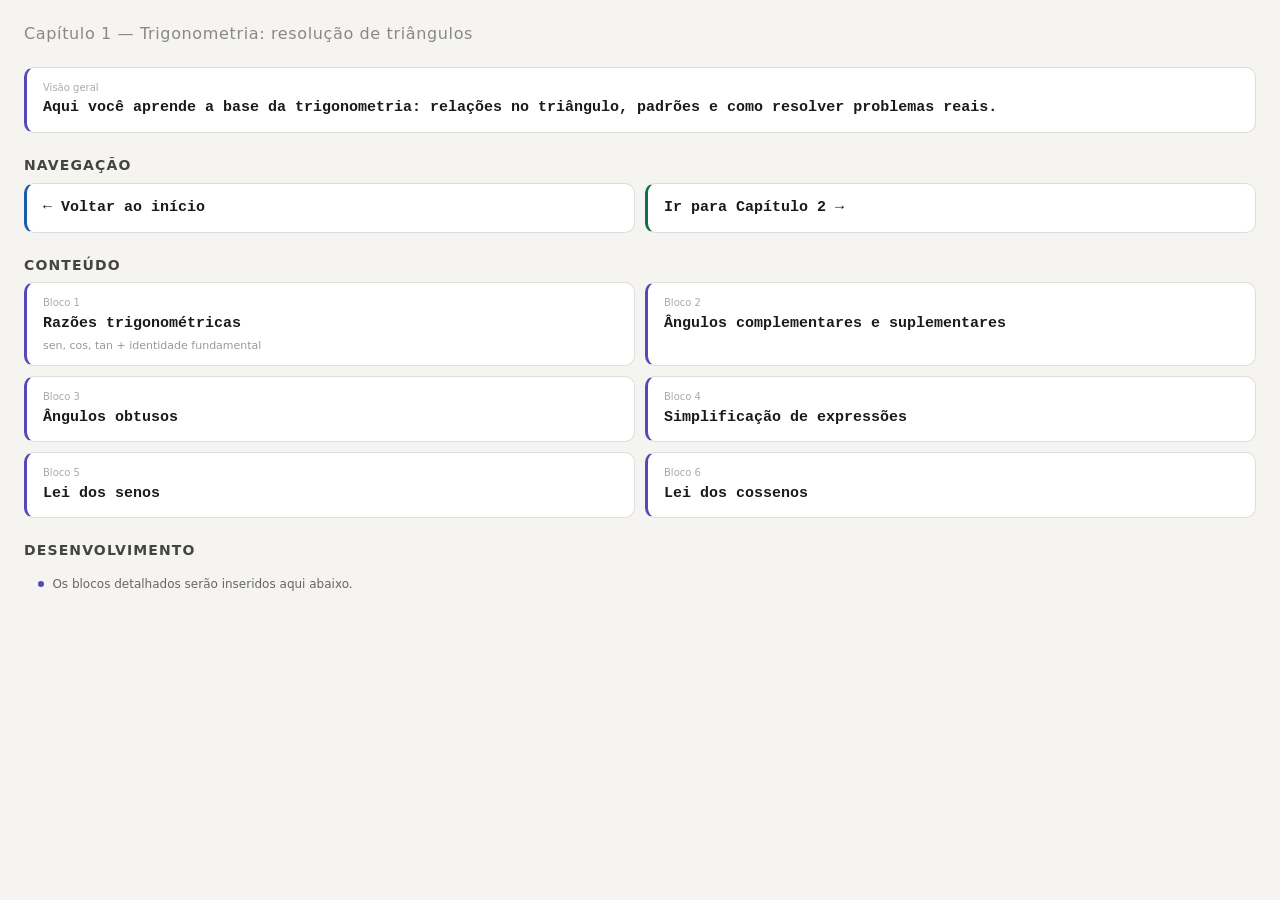
<file: pages/capitulo1.html>
<!DOCTYPE html>
<html lang="pt-br">
<head>
  <meta charset="UTF-8">
  <meta name="viewport" content="width=device-width, initial-scale=1.0">
  <title>Capítulo 1 — Trigonometria</title>
  <link rel="stylesheet" href="../css/styles.css">
</head>
<body>

  <h1>Capítulo 1 — Trigonometria: resolução de triângulos</h1>

  <div class="f accent-purple" style="margin-bottom: 1rem;">
    <div class="name">Visão geral</div>
    <div class="formula">
      Aqui você aprende a base da trigonometria: relações no triângulo, padrões e como resolver problemas reais.
    </div>
  </div>

  <!-- NAVEGAÇÃO -->
  <div class="section-label">Navegação</div>

  <div class="grid">
    <a href="../index.html" style="text-decoration:none; color:inherit;">
      <div class="f accent-blue">
        <div class="formula">← Voltar ao início</div>
      </div>
    </a>

    <a href="../pages/capitulo2.html" style="text-decoration:none; color:inherit;">
      <div class="f accent-teal">
        <div class="formula">Ir para Capítulo 2 →</div>
      </div>
    </a>
  </div>

  <!-- CONTEÚDO -->
  <div class="section-label">Conteúdo</div>

  <div class="grid">

    <div class="f accent-purple">
      <div class="name">Bloco 1</div>
      <div class="formula">Razões trigonométricas</div>
      <div class="note">sen, cos, tan + identidade fundamental</div>
    </div>

    <div class="f accent-purple">
      <div class="name">Bloco 2</div>
      <div class="formula">Ângulos complementares e suplementares</div>
    </div>

    <div class="f accent-purple">
      <div class="name">Bloco 3</div>
      <div class="formula">Ângulos obtusos</div>
    </div>

    <div class="f accent-purple">
      <div class="name">Bloco 4</div>
      <div class="formula">Simplificação de expressões</div>
    </div>

    <div class="f accent-purple">
      <div class="name">Bloco 5</div>
      <div class="formula">Lei dos senos</div>
    </div>

    <div class="f accent-purple">
      <div class="name">Bloco 6</div>
      <div class="formula">Lei dos cossenos</div>
    </div>

  </div>

  <!-- ÁREA DE INSERÇÃO -->
  <div class="section-label">Desenvolvimento</div>

  <div class="rule">
    <span class="dot dp"></span>
    <span>Os blocos detalhados serão inseridos aqui abaixo.</span>
  </div>

  <!-- AQUI VOCÊ COLA OS BLOCOS 1 → 6 -->
  <!-- Exemplo:
  <div id="bloco1">...</div>
  -->

  <div style="height: 40px;"></div>

</body>
</html>
</file>
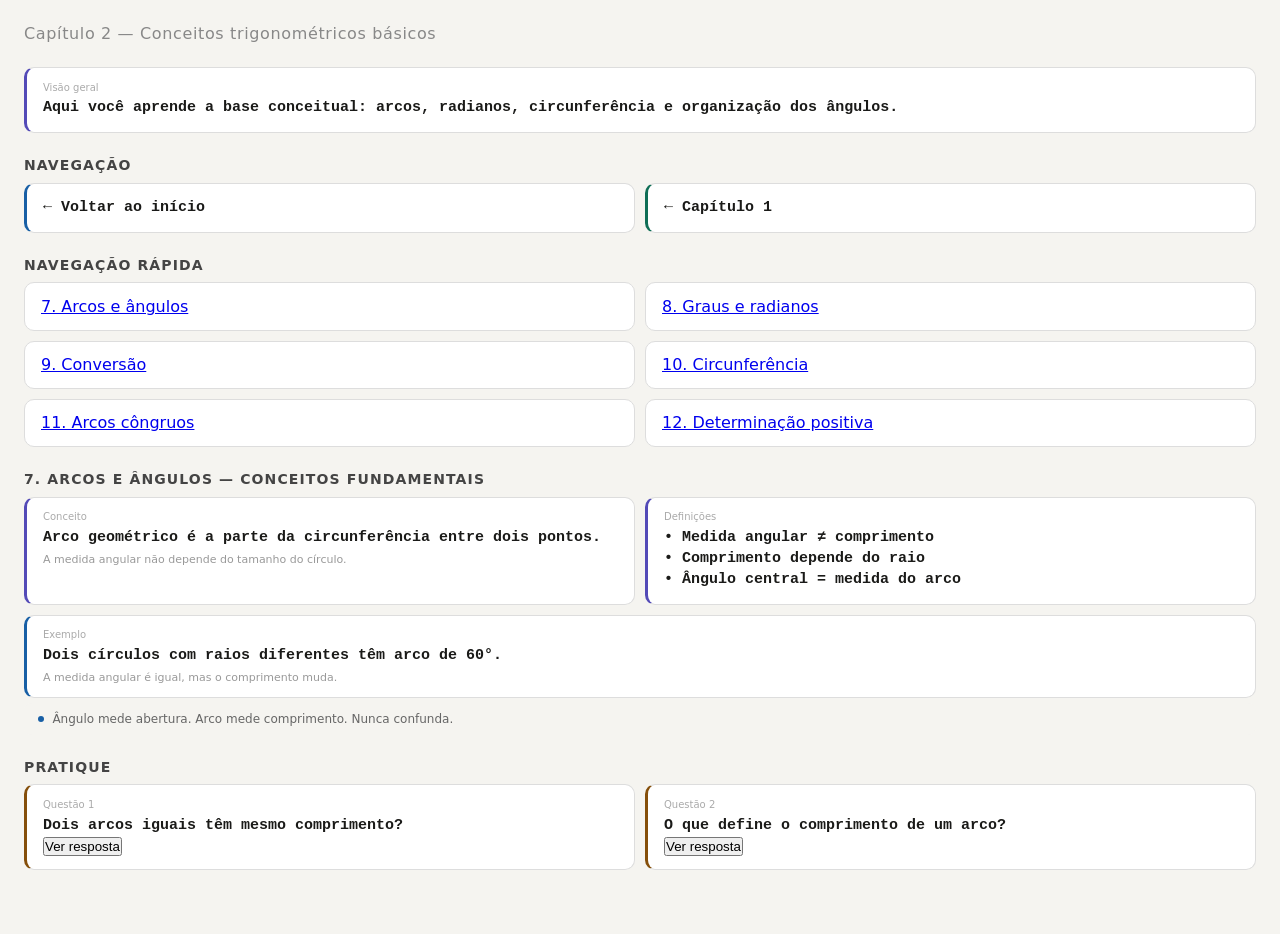
<file: pages/capitulo2.html>
<!DOCTYPE html>
<html lang="pt-br">
<head>
  <meta charset="UTF-8">
  <meta name="viewport" content="width=device-width, initial-scale=1.0">
  <title>Capítulo 2 — Trigonometria</title>

  <!-- CSS -->
  <link rel="stylesheet" href="../css/styles.css">

  <!-- JS -->
  <script src="../js/script.js" defer></script>
</head>
<body>

  <h1>Capítulo 2 — Conceitos trigonométricos básicos</h1>

  <div class="f accent-purple" style="margin-bottom: 1rem;">
    <div class="name">Visão geral</div>
    <div class="formula">
      Aqui você aprende a base conceitual: arcos, radianos, circunferência e organização dos ângulos.
    </div>
  </div>

  <!-- NAVEGAÇÃO -->
  <div class="section-label">Navegação</div>

  <div class="grid">
    <a href="../index.html" style="text-decoration:none; color:inherit;">
      <div class="f accent-blue">
        <div class="formula">← Voltar ao início</div>
      </div>
    </a>

    <a href="../pages/capitulo1.html" style="text-decoration:none; color:inherit;">
      <div class="f accent-teal">
        <div class="formula">← Capítulo 1</div>
      </div>
    </a>
  </div>

  <!-- ÍNDICE -->
  <div class="section-label">Navegação rápida</div>

  <div class="grid">
    <a href="#b7"><div class="f">7. Arcos e ângulos</div></a>
    <a href="#b8"><div class="f">8. Graus e radianos</div></a>
    <a href="#b9"><div class="f">9. Conversão</div></a>
    <a href="#b10"><div class="f">10. Circunferência</div></a>
    <a href="#b11"><div class="f">11. Arcos côngruos</div></a>
    <a href="#b12"><div class="f">12. Determinação positiva</div></a>
  </div>

  <!-- ================= BLOCO 7 ================= -->

  <div id="b7" class="section-label">7. Arcos e ângulos — conceitos fundamentais</div>

  <div class="grid">

    <div class="f accent-purple">
      <div class="name">Conceito</div>
      <div class="formula">
        Arco geométrico é a parte da circunferência entre dois pontos.
      </div>
      <div class="note">
        A medida angular não depende do tamanho do círculo.
      </div>
    </div>

    <div class="f accent-purple">
      <div class="name">Definições</div>
      <div class="formula">
        • Medida angular ≠ comprimento<br>
        • Comprimento depende do raio<br>
        • Ângulo central = medida do arco
      </div>
    </div>

  </div>

  <div class="f accent-blue" style="margin-top:10px;">
    <div class="name">Exemplo</div>
    <div class="formula">
      Dois círculos com raios diferentes têm arco de 60°.
    </div>
    <div class="note">
      A medida angular é igual, mas o comprimento muda.
    </div>
  </div>

  <div class="rule">
    <span class="dot db"></span>
    <span>
      Ângulo mede abertura. Arco mede comprimento. Nunca confunda.
    </span>
  </div>

  <!-- QUESTÕES -->
  <div class="section-label">Pratique</div>

  <div class="grid">

    <div class="f accent-amber">
      <div class="name">Questão 1</div>
      <div class="formula">
        Dois arcos iguais têm mesmo comprimento?
      </div>

      <button onclick="toggle('r1')">Ver resposta</button>

      <div id="r1" style="display:none" class="note">
        Não. Depende do raio.
      </div>
    </div>

    <div class="f accent-amber">
      <div class="name">Questão 2</div>
      <div class="formula">
        O que define o comprimento de um arco?
      </div>

      <button onclick="toggle('r2')">Ver resposta</button>

      <div id="r2" style="display:none" class="note">
        Raio + medida angular.
      </div>
    </div>

  </div>

  <!-- ESPAÇO PRA PRÓXIMOS BLOCOS -->
  <div style="height:40px;"></div>

</body>
</html>
</file>
<file: css/styles.css>
* {
  box-sizing: border-box;
  margin: 0;
  padding: 0;
}

body {
  font-family: system-ui, sans-serif;
  background: #f5f4f0;
  color: #1a1a18;
  padding: 1.5rem;
}

/* TÍTULO PRINCIPAL */
h1 {
  font-size: 16px;
  font-weight: 500;
  color: #888;
  margin-bottom: 1.5rem;
  letter-spacing: .04em;
}

/* TÍTULOS DE SEÇÃO (você pode ajustar depois) */
.section-label {
  font-size: 14px; /* você aumentou isso */
  font-weight: 600;
  letter-spacing: .08em;
  text-transform: uppercase;
  color: #444;
  margin: 1.5rem 0 .6rem;
}

.section-label:first-of-type {
  margin-top: 0;
}

/* GRIDS */
.grid {
  display: grid;
  grid-template-columns: 1fr 1fr;
  gap: 10px;
}

.grid3 {
  display: grid;
  grid-template-columns: 1fr 1fr 1fr;
  gap: 10px;
}

/* CARD */
.f {
  background: #fff;
  border: 0.5px solid #ddd;
  border-radius: 10px;
  padding: .85rem 1rem;
}

.f .name {
  font-size: 10px;
  color: #aaa;
  margin-bottom: .3rem;
}

.f .formula {
  font-size: 15px;
  font-weight: 600;
  font-family: 'Courier New', monospace;
  line-height: 1.4;
}

.f .note {
  font-size: 11px;
  color: #999;
  margin-top: .3rem;
}

/* CORES */
.accent-purple { border-left: 3px solid #534AB7; }
.accent-teal   { border-left: 3px solid #0F6E56; }
.accent-coral  { border-left: 3px solid #993C1D; }
.accent-blue   { border-left: 3px solid #185FA5; }
.accent-amber  { border-left: 3px solid #854F0B; }

/* TABELAS */
table {
  width: 100%;
  border-collapse: collapse;
  font-size: 13px;
  margin: 4px 0;
}

th {
  background: #f0efe9;
  padding: 7px 10px;
  font-weight: 500;
  border: 0.5px solid #ddd;
  text-align: center;
}

td {
  padding: 7px 10px;
  border: 0.5px solid #ddd;
  text-align: center;
  color: #555;
  font-family: monospace;
}

td:first-child {
  font-family: system-ui;
  font-weight: 500;
  color: #1a1a18;
}

/* REGRAS (barrinhas explicativas) */
.rule {
  background: #f5f4f0;
  border-radius: 8px;
  padding: .55rem .9rem;
  font-size: 12px;
  color: #666;
  margin: 5px 0;
  display: flex;
  gap: 8px;
  align-items: flex-start;
}

.dot {
  width: 6px;
  height: 6px;
  border-radius: 50%;
  flex-shrink: 0;
  margin-top: 4px;
}

.dp { background: #534AB7; }
.dt { background: #0F6E56; }
.dc { background: #993C1D; }
.db { background: #185FA5; }
.da { background: #854F0B; }

/* RESPONSIVO */
@media (max-width: 480px) {
  .grid, .grid3 {
    grid-template-columns: 1fr;
  }
}
</file>
